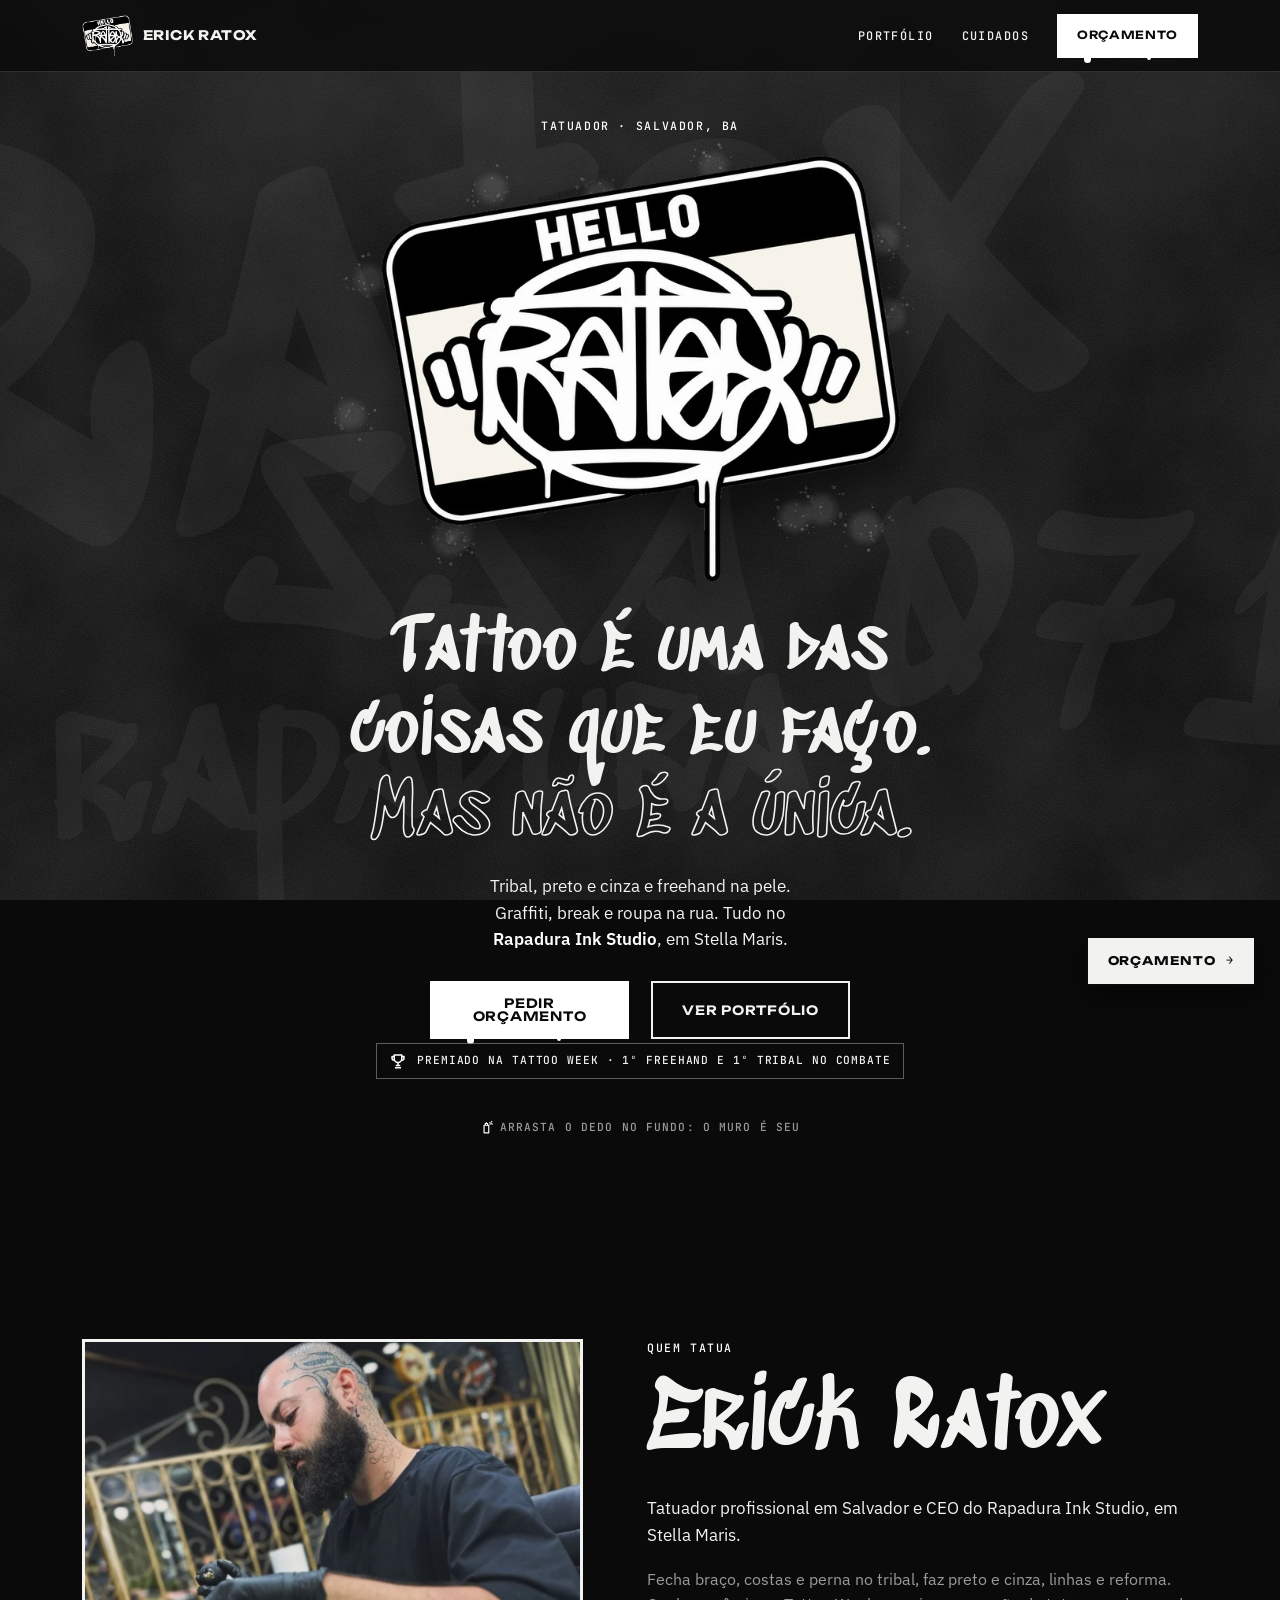
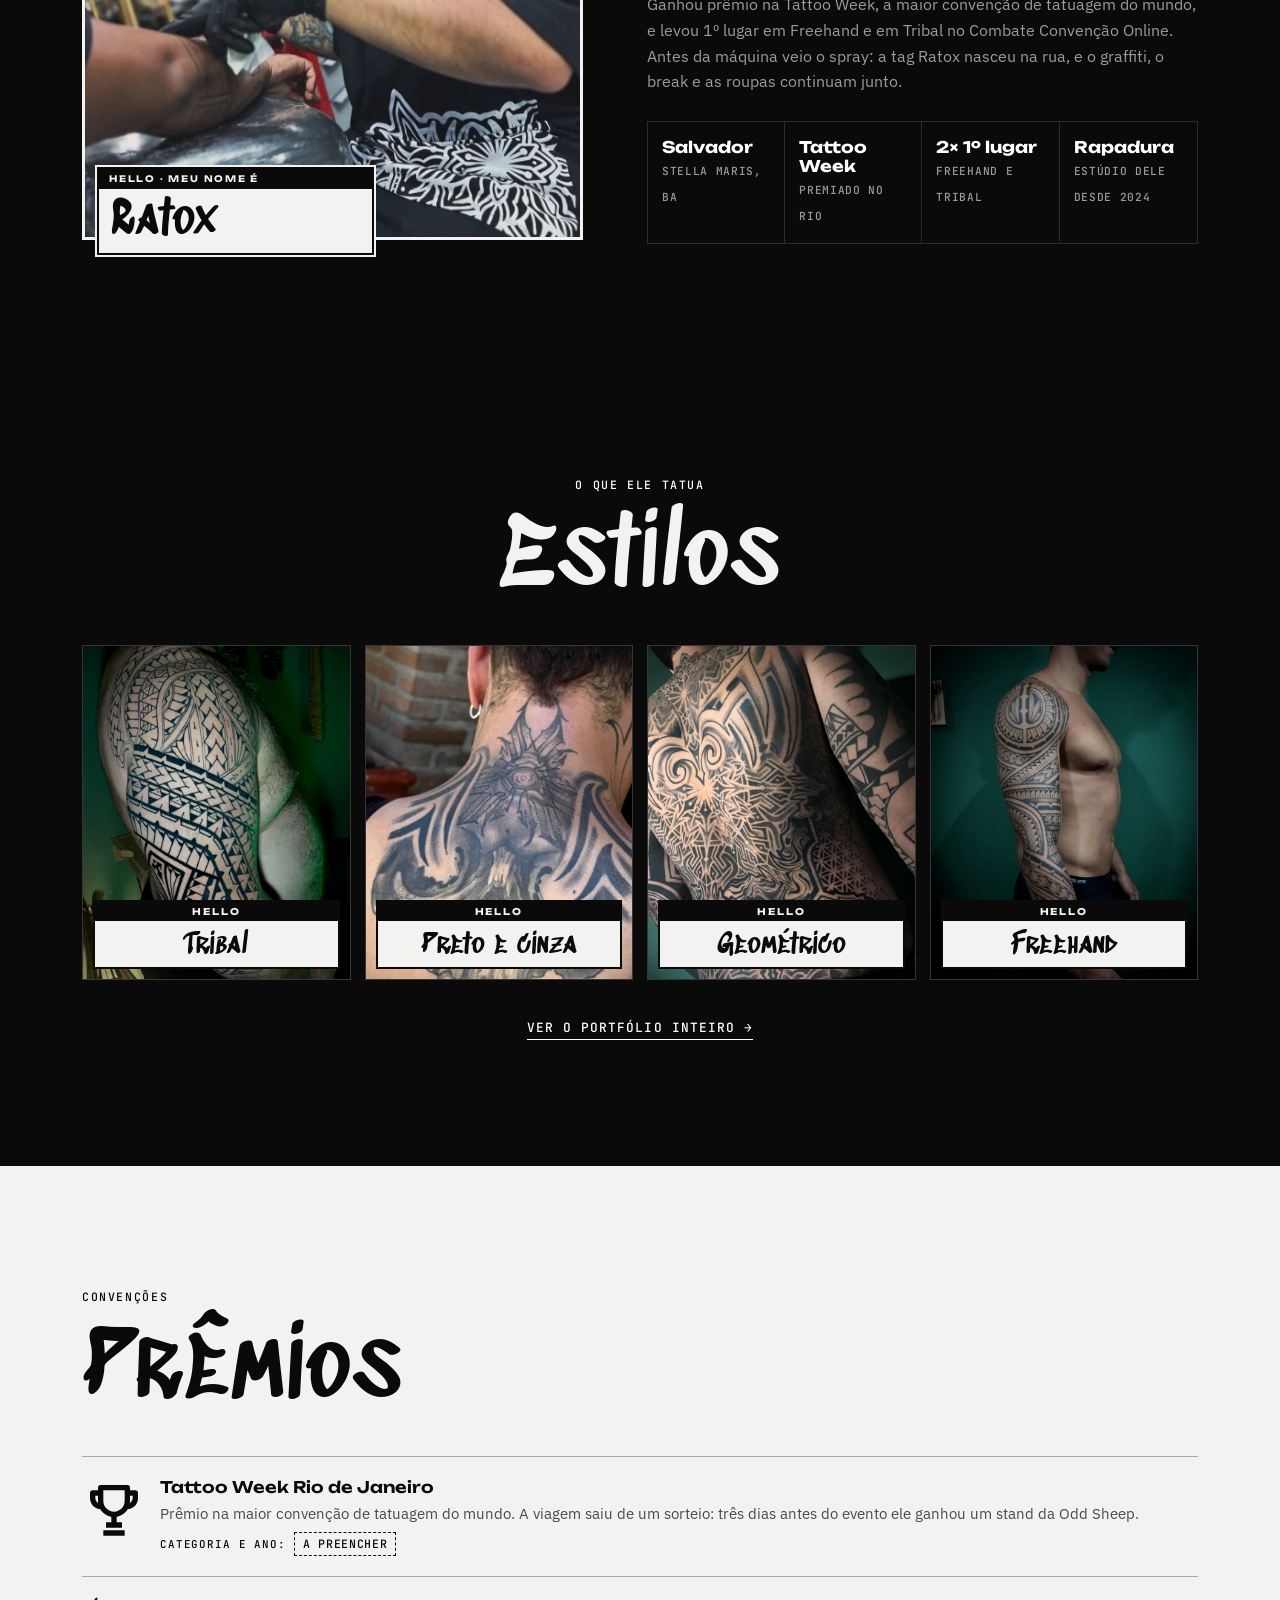
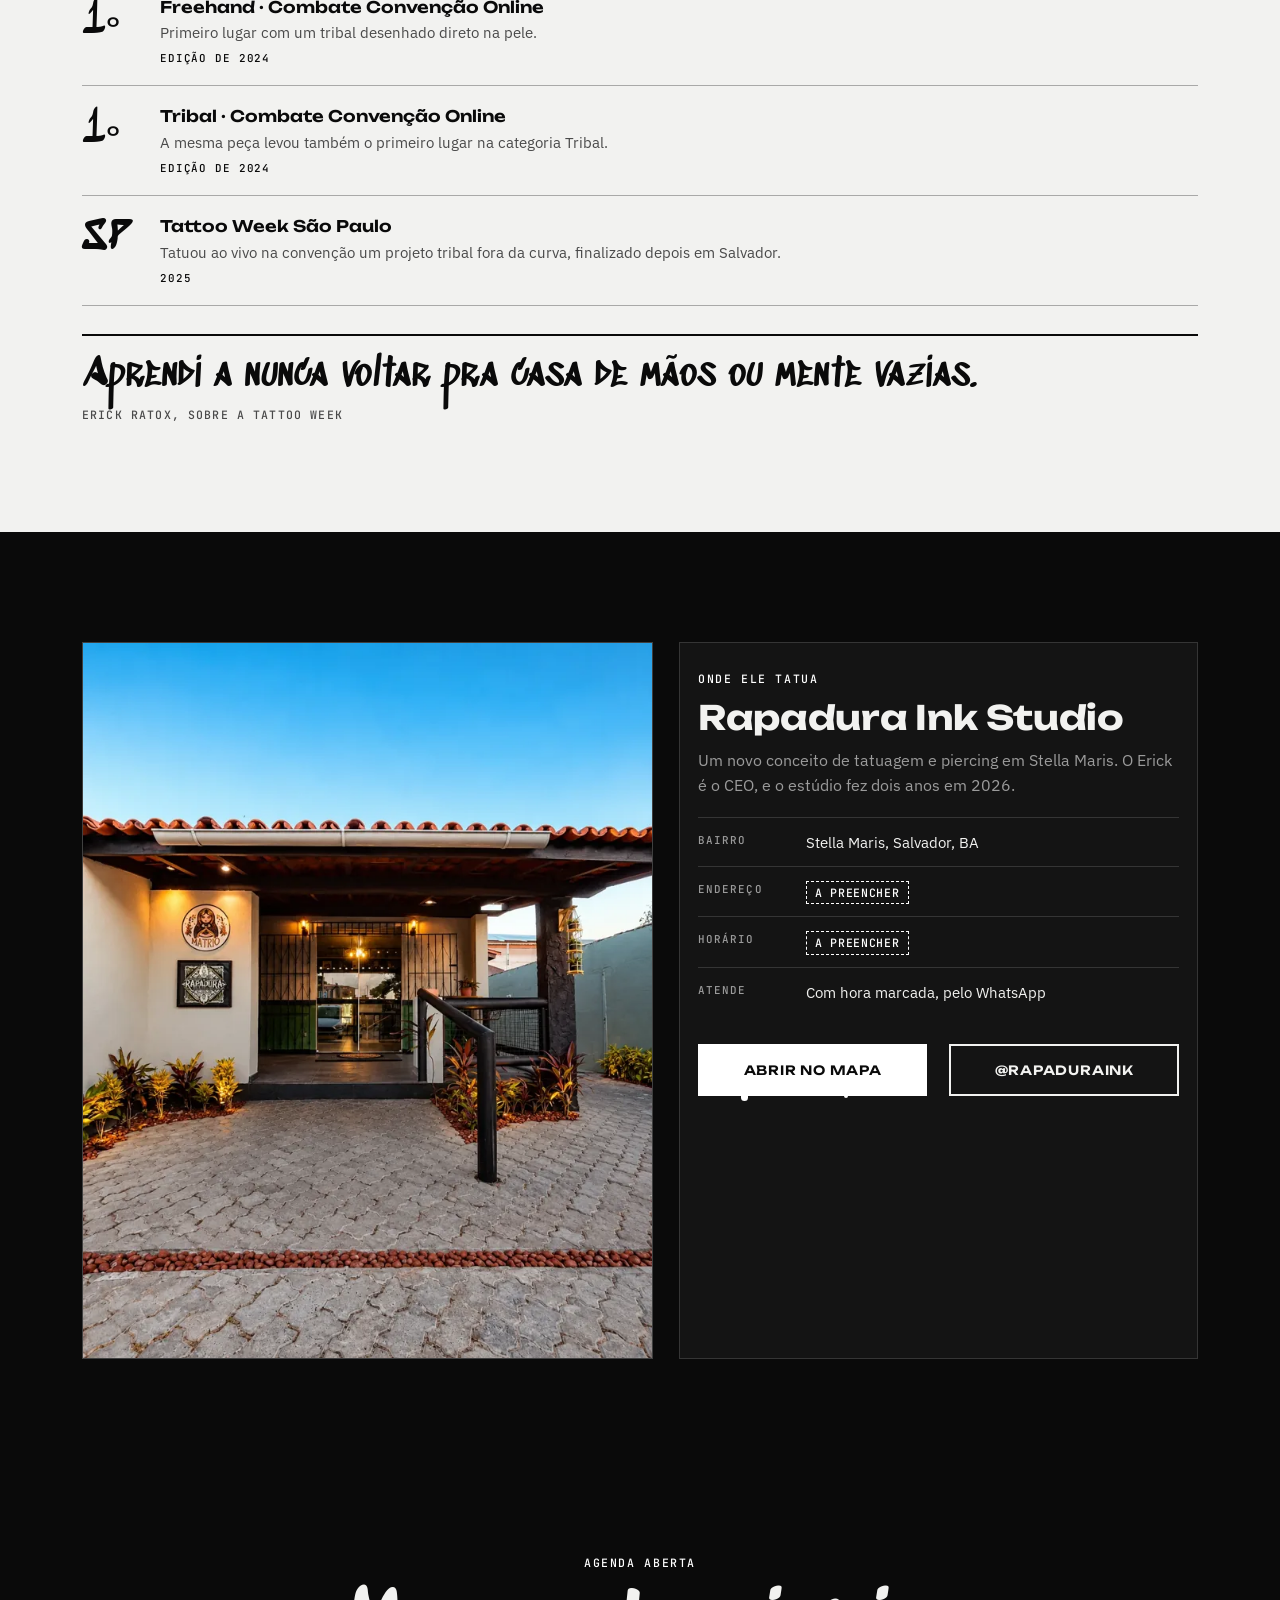
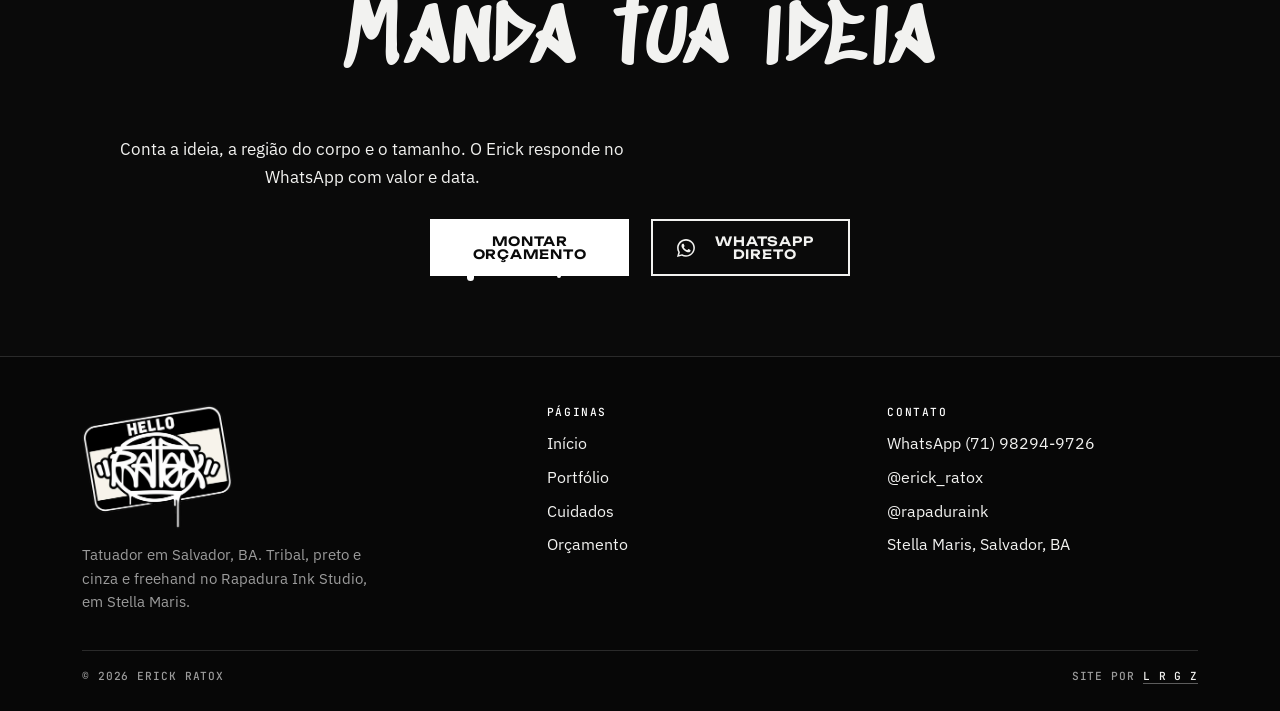
<file: index.html>
<!DOCTYPE html>
<html lang="pt-BR">
<head>
  <meta charset="UTF-8">
  <meta name="viewport" content="width=device-width, initial-scale=1, viewport-fit=cover">
  <title>Erick Ratox | Tatuador em Salvador, BA</title>
  <meta name="description" content="Erick Ratox tatua tribal, preto e cinza e freehand no Rapadura Ink Studio, em Stella Maris, Salvador. Premiado na Tattoo Week.">
  <meta name="theme-color" content="#0a0a0a">
  <link rel="canonical" href="https://azeugral.github.io/erick-ratox/">
  <meta property="og:type" content="website">
  <meta property="og:title" content="Erick Ratox | Tatuador em Salvador, BA">
  <meta property="og:description" content="Erick Ratox tatua tribal, preto e cinza e freehand no Rapadura Ink Studio, em Stella Maris, Salvador. Premiado na Tattoo Week.">
  <meta property="og:url" content="https://azeugral.github.io/erick-ratox/">
  <meta property="og:site_name" content="Erick Ratox">
  <meta property="og:image" content="https://azeugral.github.io/erick-ratox/assets/img/og.jpg?v=20261012">
  <meta property="og:image:secure_url" content="https://azeugral.github.io/erick-ratox/assets/img/og.jpg?v=20261012">
  <meta property="og:image:type" content="image/jpeg">
  <meta property="og:image:width" content="1200">
  <meta property="og:image:height" content="630">
  <meta property="og:image:alt" content="Logo Hello Ratox sobre foto do Erick Ratox tatuando: tatuador em Salvador, BA">
  <meta property="og:locale" content="pt_BR">
  <meta name="twitter:card" content="summary_large_image">
  <link rel="icon" href="favicon.ico" sizes="any">
  <link rel="icon" href="favicon-32.png" type="image/png" sizes="32x32">
  <link rel="apple-touch-icon" href="apple-touch-icon.png">
  <link rel="manifest" href="manifest.webmanifest">
  <link rel="preconnect" href="https://fonts.googleapis.com">
  <link rel="preconnect" href="https://fonts.gstatic.com" crossorigin>
  <link href="https://fonts.googleapis.com/css2?family=Sedgwick+Ave+Display&family=Unbounded:wght@600;700;800&family=IBM+Plex+Sans:wght@400;500;600&family=JetBrains+Mono:wght@500;700&display=swap" rel="stylesheet">
  <link rel="stylesheet" href="css/style.css?v=20261012">
  <script type="application/ld+json">
  {
    "@context": "https://schema.org",
    "@type": "TattooParlor",
    "name": "Erick Ratox",
    "description": "Tatuador em Salvador, BA. Tribal, preto e cinza, linhas e freehand. Premiado na Tattoo Week.",
    "url": "https://azeugral.github.io/erick-ratox/",
    "image": "https://azeugral.github.io/erick-ratox/assets/img/og.jpg",
    "telephone": "+55 71 98294-9726",
    "address": { "@type": "PostalAddress", "addressLocality": "Salvador", "addressRegion": "BA", "addressCountry": "BR", "streetAddress": "Stella Maris" },
    "areaServed": "Salvador",
    "priceRange": "$$",
    "knowsAbout": ["tatuagem tribal", "tatuagem preto e cinza", "tatuagem freehand", "graffiti"],
    "sameAs": ["https://www.instagram.com/erick_ratox/", "https://www.instagram.com/rapaduraink/"]
  }
  </script>
</head>
<body>
<a class="skip" href="#conteudo">Pular para o conteúdo</a>
<div class="muro" aria-hidden="true">
  <span class="muro__ghost muro__ghost--1">Ratox</span>
  <span class="muro__ghost muro__ghost--2">SSA 071</span>
  <span class="muro__ghost muro__ghost--3">rapadura</span>
  <canvas class="muro__spray"></canvas>
</div>
<header class="header">
  <div class="wrap">
    <a class="brand" href="index.html" aria-label="Erick Ratox, início">
      <img src="assets/img/logo-ratox-660.webp" alt="" width="51" height="42">
      <span class="brand__name">Erick Ratox</span>
    </a>
    <nav class="nav" aria-label="Principal">
        <a class="nav__link" href="portfolio.html">Portfólio</a>
        <a class="nav__link" href="cuidados.html">Cuidados</a>
      <a class="btn" href="orcamento.html">Orçamento</a>
    </nav>
    <button class="nav-toggle" type="button" aria-expanded="false" aria-controls="menu">
      <span class="nav-toggle__label">Menu</span><span class="nav-toggle__bars" aria-hidden="true"></span>
    </button>
  </div>
</header>
<div class="menu" id="menu">
  <nav aria-label="Menu">
    <ul class="menu__list">
      <li><a class="menu__link" href="index.html">Início</a></li>
      <li><a class="menu__link" href="portfolio.html">Portfólio</a></li>
      <li><a class="menu__link" href="cuidados.html">Cuidados</a></li>
      <li><a class="menu__link" href="orcamento.html">Orçamento</a></li>
    </ul>
  </nav>
  <div class="menu__foot">
    <a class="btn btn--block" href="orcamento.html">Pedir orçamento</a>
    <a data-wa href="#">WhatsApp (71) 98294-9726</a>
    <a href="https://www.instagram.com/erick_ratox/" target="_blank" rel="noopener">@erick_ratox</a>
    <a href="https://www.instagram.com/rapaduraink/" target="_blank" rel="noopener">@rapaduraink · Stella Maris, Salvador</a>
  </div>
</div>
<main id="conteudo">
<section class="hero">
  <div class="wrap">
    <p class="label fade-up">Tatuador · Salvador, BA</p>
    <h1 class="hero__logo slap">
      <img src="assets/img/logo-ratox-660.webp" srcset="assets/img/logo-ratox-660.webp 660w, assets/img/logo-ratox.webp 1318w" sizes="(min-width: 600px) 520px, 92vw" alt="Hello, Ratox: Erick Ratox, tatuador em Salvador" width="660" height="545" fetchpriority="high">
    </h1>
    <p class="hero__tag fade-up d1">Tattoo é uma das coisas que eu faço. <span class="acido">Mas não é a única.</span></p>
    <p class="hero__sub fade-up d2">Tribal, preto e cinza e freehand na pele. Graffiti, break e roupa na rua. Tudo no <strong>Rapadura Ink Studio</strong>, em Stella Maris.</p>
    <div class="btns fade-up d3">
      <a class="btn" href="orcamento.html">Pedir orçamento</a>
      <a class="btn btn--ghost" href="portfolio.html">Ver portfólio</a>
    </div>
    <div class="fade-up d4">
      <p class="selo"><svg viewBox="0 0 24 24" fill="none" stroke="currentColor" stroke-width="2" stroke-linejoin="round" aria-hidden="true"><path d="M7 4h10v5a5 5 0 0 1-10 0V4z"/><path d="M7 6H4v2a3 3 0 0 0 3 3M17 6h3v2a3 3 0 0 1-3 3M12 14v4M8 21h8M9 18h6"/></svg> Premiado na Tattoo Week · 1º Freehand e 1º Tribal no Combate</p>
      <p class="hero__hint"><svg viewBox="0 0 24 24" fill="none" stroke="currentColor" stroke-width="2" stroke-linejoin="round" aria-hidden="true"><rect x="7" y="9" width="8" height="13"/><path d="M9 9V6h4v3M11 6V4"/><path d="M17 4h.01M20 3h.01M19 6h.01M21 7h.01M17 7h.01" stroke-linecap="round" stroke-width="2.4"/></svg>Arrasta o dedo no fundo: o muro é seu</p>
    </div>
  </div>
</section>

<section class="section" id="sobre">
  <div class="wrap bio">
    <figure class="retrato reveal-slap">
      <img src="assets/img/erick.webp" alt="Erick Ratox tatuando no Rapadura Ink Studio" width="1080" height="1080" loading="lazy">
      <figcaption class="retrato__tag"><small>HELLO · meu nome é</small><span>Ratox</span></figcaption>
    </figure>
    <div class="bio__text">
      <p class="label">Quem tatua</p>
      <h2 class="h-tag spray-in">Erick Ratox</h2>
      <p class="lead" style="margin-top:18px">Tatuador profissional em Salvador e CEO do Rapadura Ink Studio, em Stella Maris.</p>
      <p class="muted">Fecha braço, costas e perna no tribal, faz preto e cinza, linhas e reforma. Ganhou prêmio na Tattoo Week, a maior convenção de tatuagem do mundo, e levou 1º lugar em Freehand e em Tribal no Combate Convenção Online. Antes da máquina veio o spray: a tag Ratox nasceu na rua, e o graffiti, o break e as roupas continuam junto.</p>
      <div class="fatos">
        <div class="fato"><b>Salvador</b><span>Stella Maris, BA</span></div>
        <div class="fato"><b>Tattoo Week</b><span>Premiado no Rio</span></div>
        <div class="fato"><b>2× 1º lugar</b><span>Freehand e Tribal</span></div>
        <div class="fato"><b>Rapadura</b><span>Estúdio dele desde 2024</span></div>
      </div>
    </div>
  </div>
</section>

<section class="section" id="estilos">
  <div class="wrap">
    <div class="sec-head center">
      <p class="label">O que ele tatua</p>
      <h2 class="h-tag spray-in">Estilos</h2>
    </div>
    <div class="grid grid--2 grid--md-4">
      <a class="estilo reveal-slap" href="portfolio.html?estilo=tribal">
        <div class="estilo__img"><img src="assets/img/estilos/tribal.webp" alt="Fechamento de braço em tribal" loading="lazy" width="720" height="900"></div>
        <div class="estilo__tag"><small>HELLO</small><span>Tribal</span></div>
      </a>
      <a class="estilo reveal-slap" href="portfolio.html?estilo=preto-cinza">
        <div class="estilo__img"><img src="assets/img/estilos/preto-cinza.webp" alt="Caveira em preto e cinza com tribal na nuca" loading="lazy" width="720" height="900"></div>
        <div class="estilo__tag"><small>HELLO</small><span>Preto e cinza</span></div>
      </a>
      <a class="estilo reveal-slap" href="portfolio.html?estilo=linhas">
        <div class="estilo__img"><img src="assets/img/estilos/geometrico.webp" alt="Costas com mandala geométrica" loading="lazy" width="720" height="900"></div>
        <div class="estilo__tag"><small>HELLO</small><span>Geométrico</span></div>
      </a>
      <a class="estilo reveal-slap" href="portfolio.html?estilo=freehand">
        <div class="estilo__img"><img src="assets/img/estilos/freehand.webp" alt="Tribal freehand premiado no braço e ombro" loading="lazy" width="720" height="900"></div>
        <div class="estilo__tag"><small>HELLO</small><span>Freehand</span></div>
      </a>
    </div>
    <p class="center" style="margin-top:34px"><a class="link-arrow" href="portfolio.html">Ver o portfólio inteiro →</a></p>
  </div>
</section>

<section class="section section--inverse" id="premios">
  <div class="wrap">
    <div class="sec-head">
      <p class="label">Convenções</p>
      <h2 class="h-tag spray-in">Prêmios</h2>
    </div>
    <ul class="premios">
      <li class="premio reveal">
        <span class="premio__pos"><svg viewBox="0 0 24 24" fill="none" stroke="currentColor" stroke-width="2" stroke-linejoin="round" aria-hidden="true"><path d="M7 4h10v5a5 5 0 0 1-10 0V4z"/><path d="M7 6H4v2a3 3 0 0 0 3 3M17 6h3v2a3 3 0 0 1-3 3M12 14v4M8 21h8M9 18h6"/></svg></span>
        <div>
          <h3>Tattoo Week Rio de Janeiro</h3>
          <p>Prêmio na maior convenção de tatuagem do mundo. A viagem saiu de um sorteio: três dias antes do evento ele ganhou um stand da Odd Sheep.</p>
          <span class="meta">Categoria e ano: <span class="preencher">a preencher</span></span>
        </div>
      </li>
      <li class="premio reveal">
        <span class="premio__pos">1<small>º</small></span>
        <div>
          <h3>Freehand · Combate Convenção Online</h3>
          <p>Primeiro lugar com um tribal desenhado direto na pele.</p>
          <span class="meta">Edição de 2024</span>
        </div>
      </li>
      <li class="premio reveal">
        <span class="premio__pos">1<small>º</small></span>
        <div>
          <h3>Tribal · Combate Convenção Online</h3>
          <p>A mesma peça levou também o primeiro lugar na categoria Tribal.</p>
          <span class="meta">Edição de 2024</span>
        </div>
      </li>
      <li class="premio reveal">
        <span class="premio__pos">SP</span>
        <div>
          <h3>Tattoo Week São Paulo</h3>
          <p>Tatuou ao vivo na convenção um projeto tribal fora da curva, finalizado depois em Salvador.</p>
          <span class="meta">2025</span>
        </div>
      </li>
    </ul>
    <blockquote class="quote reveal">
      Aprendi a nunca voltar pra casa de mãos ou mente vazias.
      <cite>Erick Ratox, sobre a Tattoo Week</cite>
    </blockquote>
  </div>
</section>

<section class="section" id="estudio">
  <div class="wrap estudio">
    <div class="estudio__media reveal">
      <img src="assets/img/estudio-rapadura-720.webp" srcset="assets/img/estudio-rapadura-720.webp 716w, assets/img/estudio-rapadura.webp 1119w" sizes="(min-width: 900px) 50vw, 100vw" alt="Fachada do Rapadura Ink Studio, em Stella Maris, Salvador" width="716" height="900" loading="lazy">
    </div>
    <div class="estudio__card reveal">
      <p class="label">Onde ele tatua</p>
      <h2 class="h-title">Rapadura Ink Studio</h2>
      <p class="muted" style="margin-top:10px">Um novo conceito de tatuagem e piercing em Stella Maris. O Erick é o CEO, e o estúdio fez dois anos em 2026.</p>
      <ul class="info-list">
        <li><span>Bairro</span><span>Stella Maris, Salvador, BA</span></li>
        <li><span>Endereço</span><span><span class="preencher">a preencher</span></span></li>
        <li><span>Horário</span><span><span class="preencher">a preencher</span></span></li>
        <li><span>Atende</span><span>Com hora marcada, pelo WhatsApp</span></li>
      </ul>
      <div class="btns">
        <a class="btn" href="https://www.google.com/maps/search/?api=1&amp;query=Rapadura+Ink+Studio+Stella+Maris+Salvador" target="_blank" rel="noopener">Abrir no mapa</a>
        <a class="btn btn--ghost" href="https://www.instagram.com/rapaduraink/" target="_blank" rel="noopener">@rapaduraink</a>
      </div>
    </div>
  </div>
</section>

<section class="cta">
  <div class="wrap">
    <p class="label">Agenda aberta</p>
    <h2 class="h-tag spray-in">Manda tua ideia</h2>
    <p class="lead">Conta a ideia, a região do corpo e o tamanho. O Erick responde no WhatsApp com valor e data.</p>
    <div class="btns">
      <a class="btn" href="orcamento.html">Montar orçamento</a>
      <a class="btn btn--ghost" data-wa href="#"><svg viewBox="0 0 24 24" fill="currentColor" aria-hidden="true"><path d="M17.5 14.4c-.3-.1-1.8-.9-2-1-.3-.1-.5-.1-.7.1-.2.3-.8 1-.9 1.2-.2.2-.3.2-.6.1-.3-.1-1.3-.5-2.4-1.5-.9-.8-1.5-1.8-1.7-2.1-.2-.3 0-.5.1-.6l.4-.5c.2-.2.2-.3.3-.5.1-.2 0-.4 0-.5l-.9-2.2c-.2-.6-.5-.5-.7-.5h-.6c-.2 0-.5.1-.8.4-.3.3-1 1-1 2.5s1.1 2.9 1.2 3.1c.1.2 2.1 3.2 5.1 4.5.7.3 1.3.5 1.7.6.7.2 1.4.2 1.9.1.6-.1 1.8-.7 2-1.4.2-.7.2-1.3.2-1.4-.1-.1-.3-.2-.6-.3M12 21.8c-1.8 0-3.5-.5-5-1.4l-.4-.2-3.7 1 1-3.6-.2-.4c-1-1.6-1.5-3.3-1.5-5.2C2.2 6.6 6.6 2.2 12 2.2c2.6 0 5.1 1 6.9 2.9 1.8 1.8 2.9 4.3 2.9 6.9 0 5.4-4.4 9.8-9.8 9.8M20.4 3.6C18.2 1.3 15.2 0 12 0 5.5 0 .1 5.3.1 11.9c0 2.1.5 4.1 1.6 5.9L0 24l6.3-1.7c1.7.9 3.7 1.4 5.7 1.4 6.6 0 11.9-5.3 11.9-11.9 0-3.2-1.2-6.2-3.5-8.2"/></svg> WhatsApp direto</a>
    </div>
  </div>
</section>
</main>
<footer class="footer">
  <div class="wrap">
    <div class="footer__grid">
      <div class="footer__brand">
        <img src="assets/img/logo-ratox-660.webp" alt="Hello Ratox" width="150" height="124" loading="lazy">
        <p>Tatuador em Salvador, BA. Tribal, preto e cinza e freehand no Rapadura Ink Studio, em Stella Maris.</p>
      </div>
      <div>
        <h4>Páginas</h4>
        <ul>
          <li><a href="index.html">Início</a></li>
          <li><a href="portfolio.html">Portfólio</a></li>
          <li><a href="cuidados.html">Cuidados</a></li>
          <li><a href="orcamento.html">Orçamento</a></li>
        </ul>
      </div>
      <div>
        <h4>Contato</h4>
        <ul>
          <li><a data-wa href="#">WhatsApp (71) 98294-9726</a></li>
          <li><a href="https://www.instagram.com/erick_ratox/" target="_blank" rel="noopener">@erick_ratox</a></li>
          <li><a href="https://www.instagram.com/rapaduraink/" target="_blank" rel="noopener">@rapaduraink</a></li>
          <li>Stella Maris, Salvador, BA</li>
        </ul>
      </div>
    </div>
    <div class="footer__bottom">
      <span>© <span data-ano>2026</span> Erick Ratox</span>
      <span>Site por <a href="https://lrgz.com.br" target="_blank" rel="noopener">L R G Z</a></span>
    </div>
  </div>
</footer>
<a class="orc-float" href="orcamento.html">Orçamento</a>
<script src="js/main.js?v=20261012" defer></script>
</body>
</html>
</file>
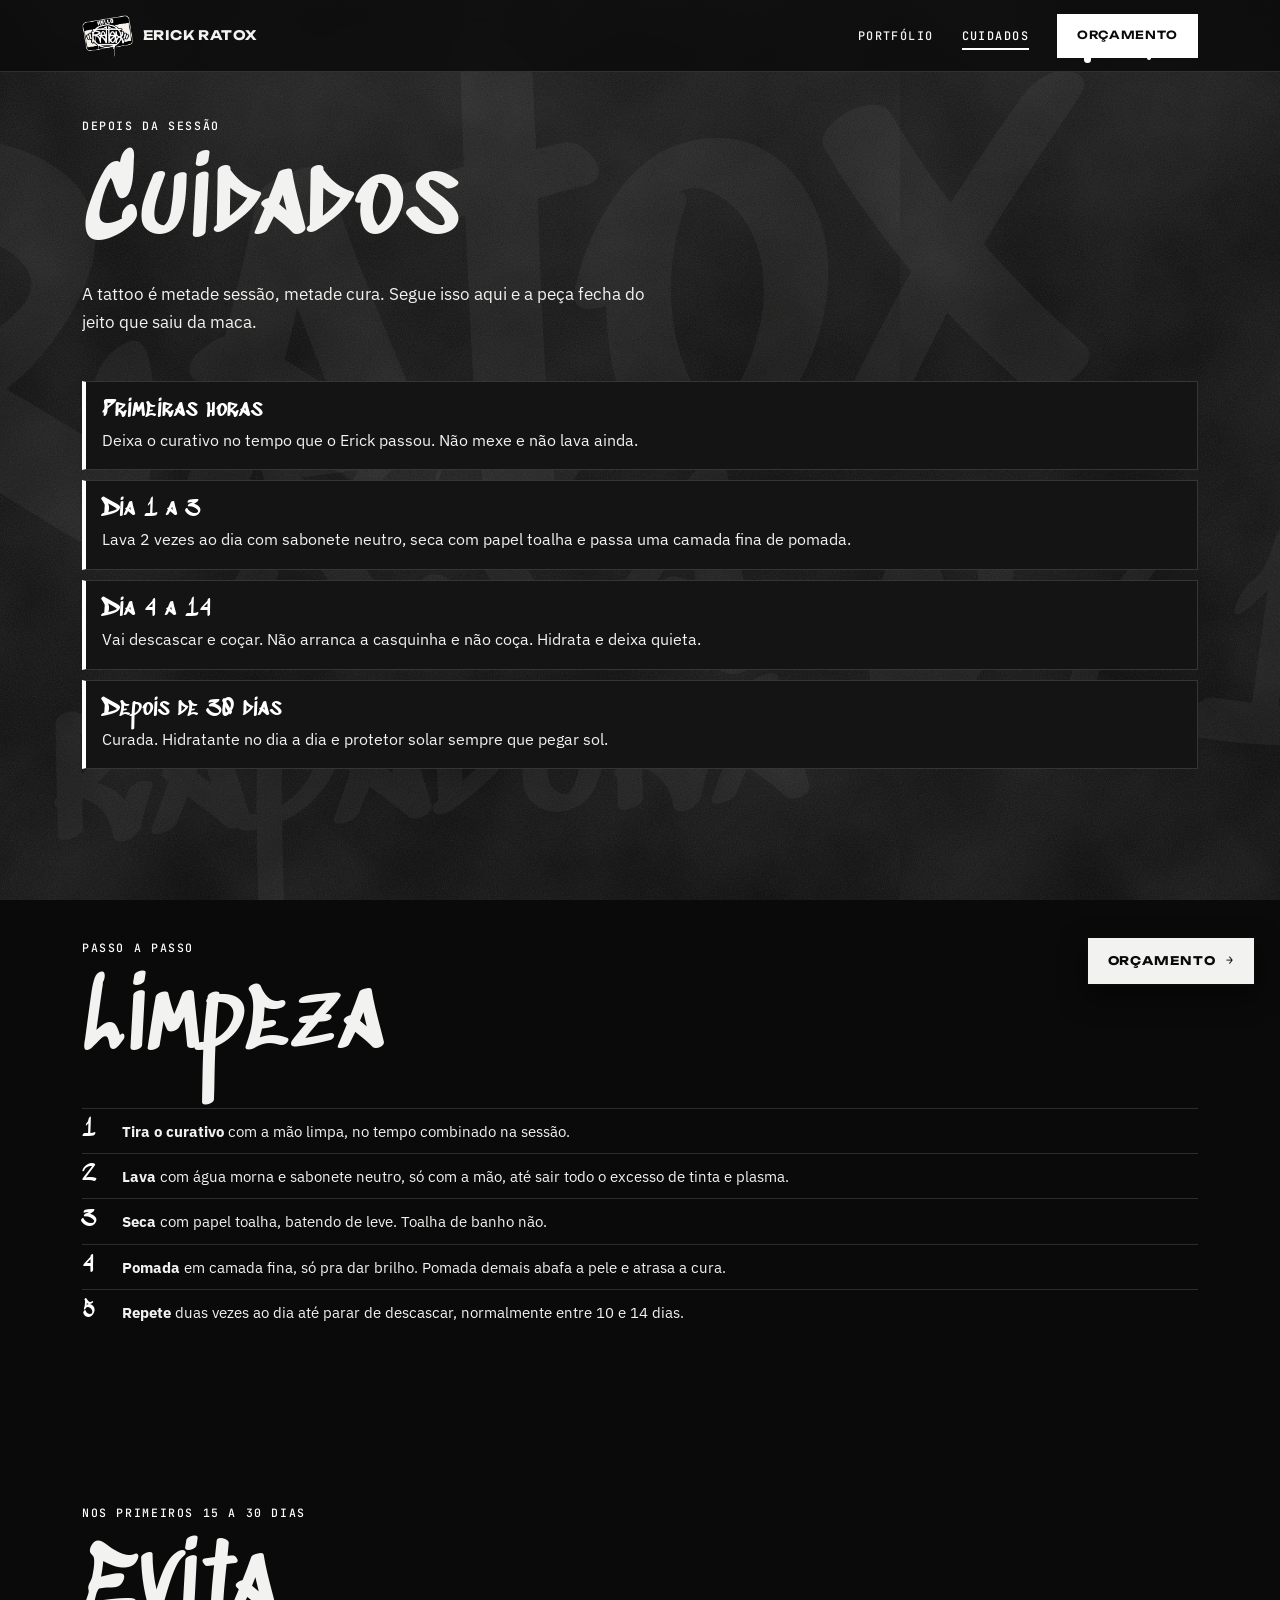
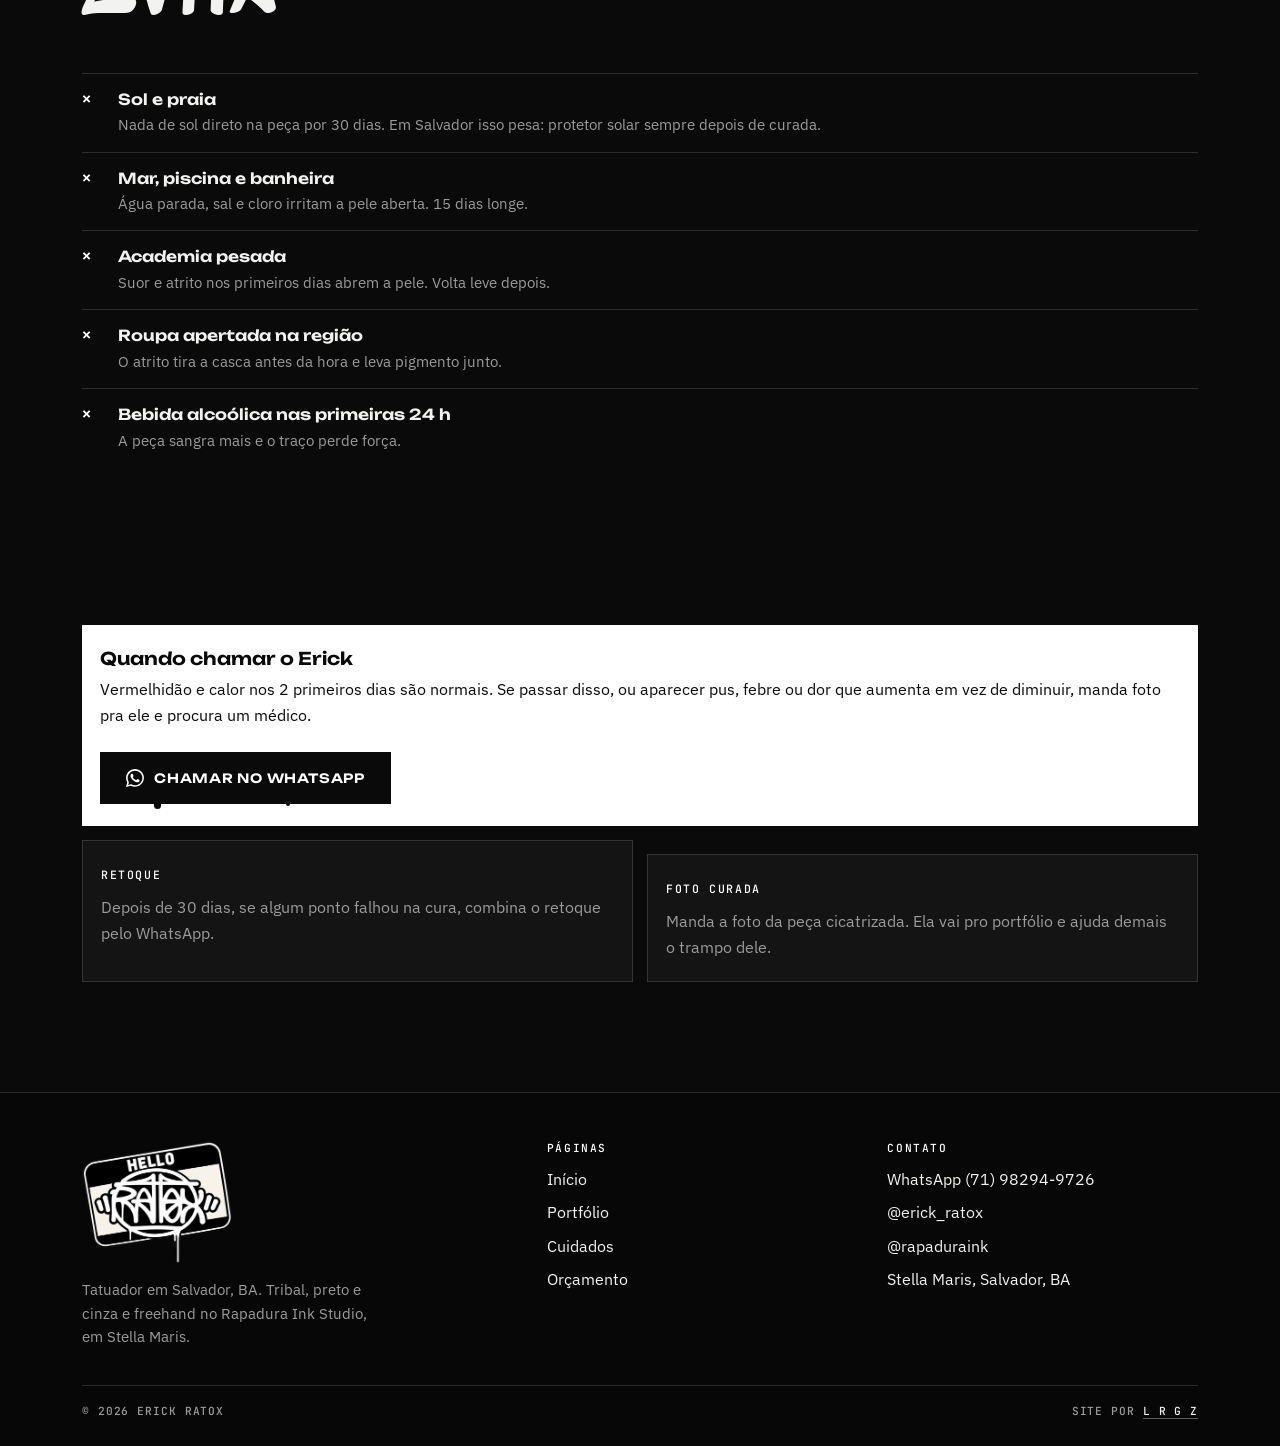
<file: cuidados.html>
<!DOCTYPE html>
<html lang="pt-BR">
<head>
  <meta charset="UTF-8">
  <meta name="viewport" content="width=device-width, initial-scale=1, viewport-fit=cover">
  <title>Cuidados com a tattoo | Erick Ratox</title>
  <meta name="description" content="Como cuidar da tatuagem nos primeiros 30 dias: curativo, limpeza, pomada e o que evitar.">
  <meta name="theme-color" content="#0a0a0a">
  <link rel="canonical" href="https://azeugral.github.io/erick-ratox/cuidados.html">
  <meta property="og:type" content="website">
  <meta property="og:title" content="Cuidados com a tattoo | Erick Ratox">
  <meta property="og:description" content="Como cuidar da tatuagem nos primeiros 30 dias: curativo, limpeza, pomada e o que evitar.">
  <meta property="og:url" content="https://azeugral.github.io/erick-ratox/cuidados.html">
  <meta property="og:site_name" content="Erick Ratox">
  <meta property="og:image" content="https://azeugral.github.io/erick-ratox/assets/img/og.jpg?v=20261012">
  <meta property="og:image:secure_url" content="https://azeugral.github.io/erick-ratox/assets/img/og.jpg?v=20261012">
  <meta property="og:image:type" content="image/jpeg">
  <meta property="og:image:width" content="1200">
  <meta property="og:image:height" content="630">
  <meta property="og:image:alt" content="Logo Hello Ratox sobre foto do Erick Ratox tatuando: tatuador em Salvador, BA">
  <meta property="og:locale" content="pt_BR">
  <meta name="twitter:card" content="summary_large_image">
  <link rel="icon" href="favicon.ico" sizes="any">
  <link rel="icon" href="favicon-32.png" type="image/png" sizes="32x32">
  <link rel="apple-touch-icon" href="apple-touch-icon.png">
  <link rel="manifest" href="manifest.webmanifest">
  <link rel="preconnect" href="https://fonts.googleapis.com">
  <link rel="preconnect" href="https://fonts.gstatic.com" crossorigin>
  <link href="https://fonts.googleapis.com/css2?family=Sedgwick+Ave+Display&family=Unbounded:wght@600;700;800&family=IBM+Plex+Sans:wght@400;500;600&family=JetBrains+Mono:wght@500;700&display=swap" rel="stylesheet">
  <link rel="stylesheet" href="css/style.css?v=20261012">
</head>
<body>
<a class="skip" href="#conteudo">Pular para o conteúdo</a>
<div class="muro" aria-hidden="true">
  <span class="muro__ghost muro__ghost--1">Ratox</span>
  <span class="muro__ghost muro__ghost--2">SSA 071</span>
  <span class="muro__ghost muro__ghost--3">rapadura</span>
  <canvas class="muro__spray"></canvas>
</div>
<header class="header">
  <div class="wrap">
    <a class="brand" href="index.html" aria-label="Erick Ratox, início">
      <img src="assets/img/logo-ratox-660.webp" alt="" width="51" height="42">
      <span class="brand__name">Erick Ratox</span>
    </a>
    <nav class="nav" aria-label="Principal">
        <a class="nav__link" href="portfolio.html">Portfólio</a>
        <a class="nav__link" href="cuidados.html">Cuidados</a>
      <a class="btn" href="orcamento.html">Orçamento</a>
    </nav>
    <button class="nav-toggle" type="button" aria-expanded="false" aria-controls="menu">
      <span class="nav-toggle__label">Menu</span><span class="nav-toggle__bars" aria-hidden="true"></span>
    </button>
  </div>
</header>
<div class="menu" id="menu">
  <nav aria-label="Menu">
    <ul class="menu__list">
      <li><a class="menu__link" href="index.html">Início</a></li>
      <li><a class="menu__link" href="portfolio.html">Portfólio</a></li>
      <li><a class="menu__link" href="cuidados.html">Cuidados</a></li>
      <li><a class="menu__link" href="orcamento.html">Orçamento</a></li>
    </ul>
  </nav>
  <div class="menu__foot">
    <a class="btn btn--block" href="orcamento.html">Pedir orçamento</a>
    <a data-wa href="#">WhatsApp (71) 98294-9726</a>
    <a href="https://www.instagram.com/erick_ratox/" target="_blank" rel="noopener">@erick_ratox</a>
    <a href="https://www.instagram.com/rapaduraink/" target="_blank" rel="noopener">@rapaduraink · Stella Maris, Salvador</a>
  </div>
</div>
<main id="conteudo">
<!-- CONFIRMAR: revisar o passo a passo com o Erick (tipo de curativo, pomada e hidratante que ele indica). -->
<section class="page-head">
  <div class="wrap">
    <p class="label">Depois da sessão</p>
    <h1 class="h-tag spray-in">Cuidados</h1>
    <p class="lead">A tattoo é metade sessão, metade cura. Segue isso aqui e a peça fecha do jeito que saiu da maca.</p>
  </div>
</section>

<section class="section--tight" style="padding-top:0">
  <div class="wrap">
    <ol class="linha-tempo">
      <li class="reveal"><b>Primeiras horas</b>Deixa o curativo no tempo que o Erick passou. Não mexe e não lava ainda.</li>
      <li class="reveal"><b>Dia 1 a 3</b>Lava 2 vezes ao dia com sabonete neutro, seca com papel toalha e passa uma camada fina de pomada.</li>
      <li class="reveal"><b>Dia 4 a 14</b>Vai descascar e coçar. Não arranca a casquinha e não coça. Hidrata e deixa quieta.</li>
      <li class="reveal"><b>Depois de 30 dias</b>Curada. Hidratante no dia a dia e protetor solar sempre que pegar sol.</li>
    </ol>
  </div>
</section>

<section class="section">
  <div class="wrap">
    <div class="sec-head">
      <p class="label">Passo a passo</p>
      <h2 class="h-tag spray-in">Limpeza</h2>
    </div>
    <ol class="passos">
      <li><strong>Tira o curativo</strong> com a mão limpa, no tempo combinado na sessão.</li>
      <li><strong>Lava</strong> com água morna e sabonete neutro, só com a mão, até sair todo o excesso de tinta e plasma.</li>
      <li><strong>Seca</strong> com papel toalha, batendo de leve. Toalha de banho não.</li>
      <li><strong>Pomada</strong> em camada fina, só pra dar brilho. Pomada demais abafa a pele e atrasa a cura.</li>
      <li><strong>Repete</strong> duas vezes ao dia até parar de descascar, normalmente entre 10 e 14 dias.</li>
    </ol>
  </div>
</section>

<section class="section--tight">
  <div class="wrap">
    <div class="sec-head">
      <p class="label">Nos primeiros 15 a 30 dias</p>
      <h2 class="h-tag spray-in">Evita</h2>
    </div>
    <ul class="lista-x">
      <li><div><strong>Sol e praia</strong><span>Nada de sol direto na peça por 30 dias. Em Salvador isso pesa: protetor solar sempre depois de curada.</span></div></li>
      <li><div><strong>Mar, piscina e banheira</strong><span>Água parada, sal e cloro irritam a pele aberta. 15 dias longe.</span></div></li>
      <li><div><strong>Academia pesada</strong><span>Suor e atrito nos primeiros dias abrem a pele. Volta leve depois.</span></div></li>
      <li><div><strong>Roupa apertada na região</strong><span>O atrito tira a casca antes da hora e leva pigmento junto.</span></div></li>
      <li><div><strong>Bebida alcoólica nas primeiras 24 h</strong><span>A peça sangra mais e o traço perde força.</span></div></li>
    </ul>
  </div>
</section>

<section class="section">
  <div class="wrap">
    <div class="alerta reveal">
      <h2 class="h-card">Quando chamar o Erick</h2>
      <p>Vermelhidão e calor nos 2 primeiros dias são normais. Se passar disso, ou aparecer pus, febre ou dor que aumenta em vez de diminuir, manda foto pra ele e procura um médico.</p>
      <a class="btn" data-wa="Oi Erick! Fiz uma tattoo contigo e queria tirar uma dúvida sobre a cicatrização." href="#"><svg viewBox="0 0 24 24" fill="currentColor" aria-hidden="true"><path d="M17.5 14.4c-.3-.1-1.8-.9-2-1-.3-.1-.5-.1-.7.1-.2.3-.8 1-.9 1.2-.2.2-.3.2-.6.1-.3-.1-1.3-.5-2.4-1.5-.9-.8-1.5-1.8-1.7-2.1-.2-.3 0-.5.1-.6l.4-.5c.2-.2.2-.3.3-.5.1-.2 0-.4 0-.5l-.9-2.2c-.2-.6-.5-.5-.7-.5h-.6c-.2 0-.5.1-.8.4-.3.3-1 1-1 2.5s1.1 2.9 1.2 3.1c.1.2 2.1 3.2 5.1 4.5.7.3 1.3.5 1.7.6.7.2 1.4.2 1.9.1.6-.1 1.8-.7 2-1.4.2-.7.2-1.3.2-1.4-.1-.1-.3-.2-.6-.3M12 21.8c-1.8 0-3.5-.5-5-1.4l-.4-.2-3.7 1 1-3.6-.2-.4c-1-1.6-1.5-3.3-1.5-5.2C2.2 6.6 6.6 2.2 12 2.2c2.6 0 5.1 1 6.9 2.9 1.8 1.8 2.9 4.3 2.9 6.9 0 5.4-4.4 9.8-9.8 9.8M20.4 3.6C18.2 1.3 15.2 0 12 0 5.5 0 .1 5.3.1 11.9c0 2.1.5 4.1 1.6 5.9L0 24l6.3-1.7c1.7.9 3.7 1.4 5.7 1.4 6.6 0 11.9-5.3 11.9-11.9 0-3.2-1.2-6.2-3.5-8.2"/></svg> Chamar no WhatsApp</a>
    </div>
    <div class="grid grid--sm-2" style="margin-top:14px">
      <div class="aside-card"><p class="label">Retoque</p><p class="muted" style="margin:0">Depois de 30 dias, se algum ponto falhou na cura, combina o retoque pelo WhatsApp.</p></div>
      <div class="aside-card"><p class="label">Foto curada</p><p class="muted" style="margin:0">Manda a foto da peça cicatrizada. Ela vai pro portfólio e ajuda demais o trampo dele.</p></div>
    </div>
  </div>
</section>
</main>
<footer class="footer">
  <div class="wrap">
    <div class="footer__grid">
      <div class="footer__brand">
        <img src="assets/img/logo-ratox-660.webp" alt="Hello Ratox" width="150" height="124" loading="lazy">
        <p>Tatuador em Salvador, BA. Tribal, preto e cinza e freehand no Rapadura Ink Studio, em Stella Maris.</p>
      </div>
      <div>
        <h4>Páginas</h4>
        <ul>
          <li><a href="index.html">Início</a></li>
          <li><a href="portfolio.html">Portfólio</a></li>
          <li><a href="cuidados.html">Cuidados</a></li>
          <li><a href="orcamento.html">Orçamento</a></li>
        </ul>
      </div>
      <div>
        <h4>Contato</h4>
        <ul>
          <li><a data-wa href="#">WhatsApp (71) 98294-9726</a></li>
          <li><a href="https://www.instagram.com/erick_ratox/" target="_blank" rel="noopener">@erick_ratox</a></li>
          <li><a href="https://www.instagram.com/rapaduraink/" target="_blank" rel="noopener">@rapaduraink</a></li>
          <li>Stella Maris, Salvador, BA</li>
        </ul>
      </div>
    </div>
    <div class="footer__bottom">
      <span>© <span data-ano>2026</span> Erick Ratox</span>
      <span>Site por <a href="https://lrgz.com.br" target="_blank" rel="noopener">L R G Z</a></span>
    </div>
  </div>
</footer>
<a class="orc-float" href="orcamento.html">Orçamento</a>
<script src="js/main.js?v=20261012" defer></script>
</body>
</html>
</file>
<file: css/style.css>
/* ERICK RATOX  -  estilos (mobile first, sem dependências) */

/* ---------- Tokens ---------- */
:root {
  /* preto e branco fortes: --acido virou o branco puro de destaque (o nome ficou pelo histórico) */
  --asfalto: #0a0a0a;
  --asfalto-2: #141414;
  --asfalto-3: #1f1f1f;
  --cal: #f2f2f0;
  --cinza: #9b9b9b;
  --acido: #ffffff;
  --acido-escuro: #d6d6d6;
  --linha: rgba(255, 255, 255, 0.14);
  --linha-forte: rgba(255, 255, 255, 0.34);

  --f-tag: "Sedgwick Ave Display", "Unbounded", system-ui, sans-serif;
  --f-titulo: "Unbounded", system-ui, sans-serif;
  --f-corpo: "IBM Plex Sans", system-ui, -apple-system, "Segoe UI", sans-serif;
  --f-mono: "JetBrains Mono", ui-monospace, "SFMono-Regular", Menlo, monospace;

  --ease: cubic-bezier(.16, .84, .32, 1);
  --ease-slap: cubic-bezier(.34, 1.56, .64, 1);
  --gutter: 16px;
  --max: 1180px;
  --header-h: 64px;
}

/* ---------- Base ---------- */
*, *::before, *::after { box-sizing: border-box; }
html { -webkit-text-size-adjust: 100%; overflow-x: hidden; overflow-x: clip; scroll-behavior: smooth; scroll-padding-top: calc(var(--header-h) + 12px); }
body {
  margin: 0;
  background: var(--asfalto);
  color: var(--cal);
  font: 400 1rem/1.6 var(--f-corpo);
  overflow-x: hidden; overflow-x: clip;
  -webkit-font-smoothing: antialiased;
}
img { display: block; max-width: 100%; height: auto; }
a { color: inherit; }
button { font: inherit; color: inherit; }
::selection { background: var(--acido); color: var(--asfalto); }
:focus-visible { outline: 2px solid var(--acido); outline-offset: 3px; }
.sr-only { position: absolute; width: 1px; height: 1px; padding: 0; margin: -1px; overflow: hidden; clip: rect(0 0 0 0); white-space: nowrap; border: 0; }
.skip { position: absolute; left: 12px; top: -60px; z-index: 100; background: var(--acido); color: var(--asfalto); padding: 10px 14px; font: 600 .8rem var(--f-mono); text-decoration: none; transition: top .3s var(--ease); }
.skip:focus { top: 12px; }

/* ---------- O muro: fundo único da página inteira ---------- */
.muro {
  position: fixed; inset: 0; z-index: -1; pointer-events: none; overflow: hidden;
  background-color: var(--asfalto);
  background-image:
    url("data:image/svg+xml,%3Csvg xmlns='http://www.w3.org/2000/svg' width='220' height='220'%3E%3Cfilter id='n'%3E%3CfeTurbulence type='fractalNoise' baseFrequency='.85' numOctaves='3' stitchTiles='stitch'/%3E%3CfeColorMatrix values='0 0 0 0 1 0 0 0 0 1 0 0 0 0 1 0 0 0 .09 0'/%3E%3C/filter%3E%3Crect width='100%25' height='100%25' filter='url(%23n)'/%3E%3C/svg%3E"),
    url("data:image/svg+xml,%3Csvg xmlns='http://www.w3.org/2000/svg' width='900' height='900'%3E%3Cfilter id='m'%3E%3CfeTurbulence type='fractalNoise' baseFrequency='.006' numOctaves='4' seed='7'/%3E%3CfeColorMatrix values='0 0 0 0 1 0 0 0 0 1 0 0 0 0 1 0 0 0 .11 -.02'/%3E%3C/filter%3E%3Crect width='100%25' height='100%25' filter='url(%23m)'/%3E%3C/svg%3E"),
    radial-gradient(120% 70% at 50% 0%, #1c1c1c 0%, transparent 60%);
  background-size: 220px 220px, 900px 900px, 100% 100%;
}
/* tags apagadas no muro: ficam quase invisíveis, como parede repintada */
.muro__ghost {
  position: absolute; font-family: var(--f-tag); color: var(--cal); opacity: .045;
  white-space: nowrap; line-height: 1; user-select: none;
}
.muro__ghost--1 { font-size: 44vw; top: 6vh; left: -10vw; transform: rotate(-8deg); }
.muro__ghost--2 { font-size: 22vw; top: 52vh; right: -6vw; transform: rotate(6deg); }
.muro__ghost--3 { font-size: 16vw; bottom: 4vh; left: 4vw; transform: rotate(-3deg); }
.muro__spray { position: absolute; inset: 0; width: 100%; height: 100%; }

/* ---------- Layout ---------- */
.wrap { width: 100%; max-width: var(--max); margin: 0 auto; padding: 0 var(--gutter); }
.section { padding: 72px 0; position: relative; }
.section--tight { padding: 48px 0; }
.center { text-align: center; }
.stack > * + * { margin-top: 16px; }

/* ---------- Tipografia ---------- */
.label {
  display: inline-block; margin: 0 0 12px;
  font: 500 .72rem/1.3 var(--f-mono); letter-spacing: .14em; text-transform: uppercase;
  color: var(--acido);
}
.label--cal { color: var(--cinza); }
.h-tag {
  margin: 0; font-family: var(--f-tag); font-weight: 400;
  font-size: clamp(2.7rem, 12.5vw, 6rem); line-height: .95; letter-spacing: .01em;
  color: var(--cal);
}
.h-tag .acido { color: var(--acido); }
.h-title {
  margin: 0; font: 700 clamp(1.35rem, 5.6vw, 2.1rem)/1.15 var(--f-titulo); letter-spacing: -.01em;
}
.h-card { margin: 0; font: 600 1.02rem/1.25 var(--f-titulo); }
.lead { font-size: 1.08rem; color: var(--cal); max-width: 58ch; }
.muted { color: var(--cinza); }
.center .lead { margin-left: auto; margin-right: auto; }
p { margin: 0 0 1em; }
.preencher {
  display: inline-block; padding: 2px 8px; border: 1px dashed var(--acido);
  font: 500 .72rem/1.5 var(--f-mono); letter-spacing: .06em; text-transform: uppercase; color: var(--acido);
}

/* ---------- Botões: retos, com escorrido de tinta ---------- */
.btn {
  --c: var(--acido); --t: var(--asfalto);
  position: relative; display: inline-flex; align-items: center; justify-content: center; gap: 10px;
  min-height: 52px; padding: 14px 24px;
  background: var(--c); color: var(--t); border: 2px solid var(--c); border-radius: 0;
  font: 600 .8rem/1 var(--f-titulo); letter-spacing: .06em; text-transform: uppercase; text-decoration: none;
  cursor: pointer; isolation: isolate;
  transition: transform .32s var(--ease), background-color .32s var(--ease), color .32s var(--ease);
  -webkit-tap-highlight-color: transparent;
}
.btn::before, .btn::after {
  content: ""; position: absolute; top: 100%; background: var(--c); border-radius: 0 0 6px 6px;
  transition: height .45s var(--ease); pointer-events: none;
}
.btn::before { left: 18%; width: 7px; height: 7px; }
.btn::after { left: 64%; width: 4px; height: 4px; transition-delay: .05s; }
.btn:hover::before, .btn:focus-visible::before { height: 22px; }
.btn:hover::after, .btn:focus-visible::after { height: 13px; }
.btn:active { transform: translateY(2px) scale(.975); }
.btn:active::before { height: 30px; }
.btn--ghost { --c: var(--cal); background: transparent; color: var(--cal); }
.btn--ghost::before, .btn--ghost::after { opacity: 0; }
.btn--ghost:hover::before, .btn--ghost:hover::after, .btn--ghost:focus-visible::before, .btn--ghost:focus-visible::after { opacity: 1; }
.btn--ghost:hover { background: var(--cal); color: var(--asfalto); }
.btn--cal { --c: var(--cal); --t: var(--asfalto); }
.btn--block { width: 100%; }
.btn svg { width: 18px; height: 18px; flex: none; }
.btns { display: flex; flex-direction: column; gap: 22px; margin-top: 28px; }
.btns .btn { width: 100%; }
.link-arrow {
  display: inline-flex; align-items: center; gap: 8px; font: 500 .8rem var(--f-mono); letter-spacing: .08em; text-transform: uppercase;
  color: var(--acido); text-decoration: none; border-bottom: 1px solid currentColor; padding-bottom: 3px;
  transition: gap .3s var(--ease);
}
.link-arrow:hover { gap: 14px; }

/* ---------- Header ---------- */
.header {
  position: sticky; top: 0; z-index: 50; height: var(--header-h);
  background: rgba(10, 10, 10, .82); backdrop-filter: blur(10px); -webkit-backdrop-filter: blur(10px);
  border-bottom: 1px solid var(--linha);
}
.header .wrap { height: 100%; display: flex; align-items: center; justify-content: space-between; gap: 16px; }
.brand { display: flex; align-items: center; gap: 10px; text-decoration: none; }
.brand img { height: 42px; width: auto; transition: transform .4s var(--ease-slap); }
.brand:hover img { transform: rotate(-4deg) scale(1.06); }
.brand__name { font: 700 .82rem/1 var(--f-titulo); letter-spacing: .04em; text-transform: uppercase; }
.nav { display: none; }
.nav-toggle {
  display: inline-flex; align-items: center; gap: 10px; height: 42px; padding: 0 14px;
  background: transparent; border: 1.5px solid var(--linha-forte); border-radius: 0; cursor: pointer;
  font: 500 .74rem var(--f-mono); letter-spacing: .12em; text-transform: uppercase;
  transition: border-color .3s var(--ease), background-color .3s var(--ease), color .3s var(--ease);
}
.nav-toggle__bars { position: relative; width: 18px; height: 10px; }
.nav-toggle__bars::before, .nav-toggle__bars::after {
  content: ""; position: absolute; left: 0; right: 0; height: 2px; background: currentColor;
  transition: transform .35s var(--ease), top .35s var(--ease);
}
.nav-toggle__bars::before { top: 0; }
.nav-toggle__bars::after { top: 8px; }
.menu-open .nav-toggle { background: var(--asfalto); color: var(--cal); border-color: var(--asfalto); }
.menu-open .nav-toggle__bars::before { top: 4px; transform: rotate(45deg); }
.menu-open .nav-toggle__bars::after { top: 4px; transform: rotate(-45deg); }

/* Menu mobile: tela cheia em verde-ácido */
.menu {
  position: fixed; inset: 0; z-index: 45; background: var(--acido); color: var(--asfalto);
  padding: calc(var(--header-h) + 28px) var(--gutter) 32px;
  display: flex; flex-direction: column; overflow-y: auto;
  clip-path: inset(0 0 100% 0); visibility: hidden;
  transition: clip-path .55s var(--ease), visibility 0s .55s;
}
.menu-open .menu { clip-path: inset(0 0 0 0); visibility: visible; transition: clip-path .55s var(--ease), visibility 0s; }
.menu-open { overflow: hidden; }
.menu-open .header { background: transparent; border-color: transparent; backdrop-filter: none; -webkit-backdrop-filter: none; }
.menu__list { list-style: none; margin: 0; padding: 0; }
.menu__link {
  display: block; padding: 10px 0; border-bottom: 2px solid rgba(10, 10, 10, .16);
  font: 400 clamp(2.3rem, 12vw, 3.6rem)/1.05 var(--f-tag); text-decoration: none;
  opacity: 0; transform: translateY(18px);
  transition: opacity .4s var(--ease), transform .5s var(--ease), padding-left .3s var(--ease);
}
.menu-open .menu__link { opacity: 1; transform: none; }
.menu-open .menu__list li:nth-child(1) .menu__link { transition-delay: .12s; }
.menu-open .menu__list li:nth-child(2) .menu__link { transition-delay: .17s; }
.menu-open .menu__list li:nth-child(3) .menu__link { transition-delay: .22s; }
.menu-open .menu__list li:nth-child(4) .menu__link { transition-delay: .27s; }
.menu-open .menu__list li:nth-child(5) .menu__link { transition-delay: .32s; }
.menu__link:hover, .menu__link[aria-current="page"] { padding-left: 12px; }
.menu__link[aria-current="page"]::after { content: " ←"; font-family: var(--f-mono); font-size: .4em; vertical-align: middle; }
.menu__foot { margin-top: auto; padding-top: 28px; display: grid; gap: 8px; font: 500 .8rem var(--f-mono); letter-spacing: .06em; }
.menu__foot a { text-decoration: none; }
.menu .btn { --c: var(--asfalto); --t: var(--acido); margin-bottom: 18px; }

/* ---------- Hero ---------- */
.hero { padding: 28px 0 56px; text-align: center; position: relative; }
.hero__logo { margin: 8px auto 0; width: min(92%, 520px, calc(60vh * 1.21)); width: min(92%, 520px, calc(60svh * 1.21)); }
.hero__logo img { width: 100%; height: auto; filter: drop-shadow(0 14px 22px rgba(0, 0, 0, .55)); }
.slap { animation: slap .9s var(--ease) both; animation-delay: .15s; }
@keyframes slap {
  0% { opacity: 0; transform: scale(1.7) rotate(-12deg); filter: drop-shadow(0 60px 50px rgba(0, 0, 0, .2)); }
  55% { opacity: 1; transform: scale(.95) rotate(1.5deg); }
  75% { transform: scale(1.02) rotate(-.6deg); }
  100% { opacity: 1; transform: none; }
}
.hero__tag { margin: 26px auto 0; max-width: 14ch; font: 400 clamp(2.2rem, 10.5vw, 4.6rem)/1 var(--f-tag); }
.hero__tag .acido { color: var(--acido); }
.hero__sub { margin: 16px auto 0; max-width: 36ch; font-size: 1.05rem; color: var(--cal); }
.hero__sub strong { color: var(--acido); font-weight: 600; }
.hero .btns { max-width: 420px; margin-left: auto; margin-right: auto; }
.hero__hint { margin: 30px 0 0; font: 500 .7rem var(--f-mono); letter-spacing: .1em; text-transform: uppercase; color: var(--cinza); }
.hero__hint svg { display: inline-block; vertical-align: -3px; width: 14px; height: 14px; margin-right: 6px; color: var(--acido); }
.fade-up { animation: fadeUp .8s var(--ease) both; }
.d1 { animation-delay: .55s; } .d2 { animation-delay: .7s; } .d3 { animation-delay: .85s; } .d4 { animation-delay: 1s; }
@keyframes fadeUp { from { opacity: 0; transform: translateY(16px); } to { opacity: 1; transform: none; } }

/* selo de prêmio */
.selo {
  display: inline-flex; align-items: center; gap: 10px; margin-top: 4px; padding: 8px 12px;
  border: 1px solid var(--linha-forte); background: rgba(10, 10, 10, .6);
  font: 500 .7rem/1.35 var(--f-mono); letter-spacing: .08em; text-transform: uppercase; text-align: left;
}
.selo svg { width: 18px; height: 18px; color: var(--acido); flex: none; }

/* ---------- Faixa (fita) ---------- */
.fita { background: var(--acido); color: var(--asfalto); overflow: hidden; border-block: 2px solid var(--asfalto); }
.fita__track { display: flex; width: max-content; animation: fita 28s linear infinite; }
.fita__item { display: flex; align-items: center; gap: 22px; padding: 13px 11px; font: 400 1.5rem/1 var(--f-tag); white-space: nowrap; }
.fita__item::after { content: "✕"; font: 700 .9rem var(--f-mono); }
@keyframes fita { to { transform: translateX(-50%); } }

/* ---------- Spray reveal (títulos) e slap (cards) ---------- */
.spray-in {
  -webkit-mask-image: linear-gradient(90deg, #000 40%, transparent 60%);
  mask-image: linear-gradient(90deg, #000 40%, transparent 60%);
  -webkit-mask-size: 260% 100%; mask-size: 260% 100%;
  -webkit-mask-position: 100% 0; mask-position: 100% 0;
  filter: blur(6px);
  transition: -webkit-mask-position 1.1s var(--ease), mask-position 1.1s var(--ease), filter .9s var(--ease);
}
.spray-in.is-in { -webkit-mask-position: 0 0; mask-position: 0 0; filter: none; }
.reveal { opacity: 0; transform: translateY(22px); transition: opacity .7s var(--ease), transform .8s var(--ease); }
.reveal.is-in { opacity: 1; transform: none; }
.reveal-slap { opacity: 0; transform: scale(1.12) rotate(-3deg); transition: opacity .45s var(--ease), transform .7s var(--ease-slap); }
.reveal-slap.is-in { opacity: 1; transform: none; }
.reveal-slap:nth-child(2n) { transform: scale(1.12) rotate(3deg); }
.reveal-slap:nth-child(2n).is-in { transform: none; }
.grid > .reveal-slap:nth-child(2) { transition-delay: .06s; }
.grid > .reveal-slap:nth-child(3) { transition-delay: .12s; }
.grid > .reveal-slap:nth-child(4) { transition-delay: .18s; }

/* ---------- Cabeçalho de seção ---------- */
.sec-head { margin-bottom: 32px; }
.sec-head.center { display: flex; flex-direction: column; align-items: center; }
.sec-head p { margin-top: 14px; }

/* ---------- Hello, meu nome é (bio) ---------- */
.hello {
  background: var(--cal); color: var(--asfalto); border: 3px solid var(--asfalto);
  box-shadow: 0 0 0 3px var(--cal); margin: 3px;
}
.hello__top { background: var(--asfalto); color: var(--cal); text-align: center; padding: 14px 16px 12px; }
.hello__top strong { display: block; font: 800 clamp(2rem, 11vw, 3.4rem)/1 var(--f-titulo); letter-spacing: .02em; }
.hello__top span { font: 500 .72rem var(--f-mono); letter-spacing: .3em; text-transform: uppercase; }
.hello__name { padding: 22px 16px 8px; text-align: center; font: 400 clamp(3.4rem, 18vw, 6.4rem)/.95 var(--f-tag); }
.hello__body { padding: 8px 20px 26px; }
.hello__body p { font-size: 1.02rem; }
.hello__foot { background: var(--asfalto); height: 22px; }
.bio { display: grid; gap: 36px; }
.bio__text .lead { margin-bottom: 18px; }
.quote {
  margin: 28px 0 0; padding: 18px 0 0; border-top: 2px solid var(--acido);
  font: 400 clamp(1.6rem, 7vw, 2.4rem)/1.08 var(--f-tag);
}
.quote cite { display: block; margin-top: 10px; font: 500 .72rem var(--f-mono); letter-spacing: .1em; text-transform: uppercase; color: var(--cinza); font-style: normal; }

/* ---------- Fatos rápidos ---------- */
.fatos { display: grid; grid-template-columns: 1fr 1fr; border: 1px solid var(--linha); margin-top: 26px; }
.fato { padding: 16px 14px; border-right: 1px solid var(--linha); border-bottom: 1px solid var(--linha); }
.fato:nth-child(2n) { border-right: 0; }
.fato:nth-last-child(-n+2) { border-bottom: 0; }
.fato b { display: block; font: 700 1rem/1.2 var(--f-titulo); color: var(--acido); }
.fato span { font: 500 .7rem/1.4 var(--f-mono); letter-spacing: .06em; text-transform: uppercase; color: var(--cinza); }

/* ---------- Grade padrão ---------- */
.grid { display: grid; gap: 14px; grid-template-columns: 1fr; }
.grid--2 { grid-template-columns: 1fr 1fr; }

/* ---------- Estilos: adesivos de crachá ---------- */
.estilo { position: relative; background: var(--asfalto-2); border: 1px solid var(--linha); text-decoration: none; display: block; overflow: hidden; }
.estilo__img { aspect-ratio: 4 / 5; overflow: hidden; background: var(--asfalto-3); }
.estilo__img img { width: 100%; height: 100%; object-fit: cover; transition: transform .8s var(--ease), filter .6s var(--ease); filter: grayscale(.15) contrast(1.05); }
.estilo:hover .estilo__img img { transform: scale(1.06); filter: none; }
.estilo__tag {
  position: absolute; left: 10px; right: 10px; bottom: 10px;
  background: var(--cal); color: var(--asfalto); border: 2px solid var(--asfalto);
}
.estilo__tag small { display: block; background: var(--asfalto); color: var(--cal); font: 700 .58rem/1 var(--f-titulo); letter-spacing: .2em; padding: 5px 8px 4px; text-align: center; }
.estilo__tag span { display: block; padding: 6px 8px 4px; font: 400 clamp(1.3rem, 6vw, 1.8rem)/1 var(--f-tag); text-align: center; transition: color .3s var(--ease); }
.estilo:hover .estilo__tag span { color: #555; }
.estilo__desc { padding: 14px; font-size: .92rem; color: var(--cinza); margin: 0; }

/* ---------- Placeholder de foto ---------- */
.ph {
  display: flex; flex-direction: column; align-items: center; justify-content: center; gap: 8px;
  width: 100%; height: 100%; min-height: 160px; padding: 16px; text-align: center;
  background:
    repeating-linear-gradient(-45deg, transparent 0 14px, rgba(255, 255, 255, .06) 14px 15px),
    var(--asfalto-3);
  color: var(--cinza); font: 500 .7rem/1.4 var(--f-mono); letter-spacing: .08em; text-transform: uppercase;
}
.ph b { font: 400 1.6rem/1 var(--f-tag); color: var(--cal); letter-spacing: 0; text-transform: none; }

/* ---------- Portfólio ---------- */
.filters { display: flex; gap: 8px; overflow-x: auto; padding: 2px 2px 10px; margin: 0 calc(var(--gutter) * -1) 18px; padding-left: var(--gutter); padding-right: var(--gutter); scrollbar-width: none; }
.filters::-webkit-scrollbar { display: none; }
.filter {
  flex: none; height: 40px; padding: 0 14px; background: transparent; border: 1.5px solid var(--linha-forte); border-radius: 0; cursor: pointer;
  font: 500 .72rem var(--f-mono); letter-spacing: .1em; text-transform: uppercase; color: var(--cal);
  transition: background-color .3s var(--ease), color .3s var(--ease), border-color .3s var(--ease), transform .3s var(--ease);
}
.filter:active { transform: scale(.96); }
.filter[aria-pressed="true"] { background: var(--acido); border-color: var(--acido); color: var(--asfalto); }
.grid-port { display: grid; grid-template-columns: 1fr 1fr; gap: 8px; }
.work { position: relative; display: block; aspect-ratio: 4 / 5; overflow: hidden; background: var(--asfalto-3); text-decoration: none; border: 0; padding: 0; cursor: pointer; width: 100%; }
.work img { width: 100%; height: 100%; object-fit: cover; transition: transform .8s var(--ease); }
.work:hover img { transform: scale(1.06); }
.work__cap {
  position: absolute; left: 0; right: 0; bottom: 0; padding: 26px 10px 9px; text-align: left;
  background: linear-gradient(transparent, rgba(0, 0, 0, .8));
  font: 500 .64rem/1.3 var(--f-mono); letter-spacing: .08em; text-transform: uppercase; color: var(--cal);
}
.work__badge { position: absolute; top: 8px; left: 8px; background: var(--acido); color: var(--asfalto); font: 700 .58rem/1 var(--f-mono); letter-spacing: .1em; padding: 5px 7px; text-transform: uppercase; }
.work.is-hidden { display: none; }
.port-more { margin-top: 28px; text-align: center; }

/* Lightbox */
.lightbox { padding: 0; border: 0; background: transparent; max-width: 100vw; max-height: 100dvh; width: 100%; height: 100%; color: var(--cal); }
.lightbox::backdrop { background: rgba(10, 10, 9, .94); }
.lightbox[open] { display: flex; flex-direction: column; animation: lbIn .45s var(--ease); }
@keyframes lbIn { from { opacity: 0; transform: scale(.96); } }
.lightbox__bar { display: flex; justify-content: flex-end; padding: 12px var(--gutter); }
.lightbox__close { height: 42px; padding: 0 14px; background: var(--cal); color: var(--asfalto); border: 0; border-radius: 0; cursor: pointer; font: 600 .72rem var(--f-mono); letter-spacing: .12em; text-transform: uppercase; }
.lightbox__img { flex: 1; min-height: 0; display: flex; align-items: center; justify-content: center; padding: 0 var(--gutter); }
.lightbox__img img { max-height: 100%; max-width: 100%; object-fit: contain; }
.lightbox__info { padding: 16px var(--gutter) 22px; display: grid; gap: 14px; }
.lightbox__info .h-card { font-size: 1.1rem; }

/* ---------- Prêmios ---------- */
.premios { list-style: none; margin: 0; padding: 0; border-top: 1px solid var(--linha-forte); }
.premio { display: grid; grid-template-columns: 64px 1fr; gap: 14px; padding: 20px 0; border-bottom: 1px solid var(--linha-forte); align-items: start; }
.premio__pos { font: 400 2.6rem/1 var(--f-tag); color: var(--acido); }
.premio__pos small { font-size: .5em; }
.premio h3 { margin: 0 0 4px; font: 600 1rem/1.3 var(--f-titulo); }
.premio p { margin: 0; font-size: .94rem; color: var(--cinza); }
.premio .meta { display: block; margin-top: 6px; font: 500 .68rem var(--f-mono); letter-spacing: .08em; text-transform: uppercase; color: var(--cal); }

/* ---------- Rua (teaser e página) ---------- */
.rua-card { position: relative; display: block; background: var(--asfalto-2); border: 1px solid var(--linha); text-decoration: none; overflow: hidden; }
.rua-card__img { aspect-ratio: 1; overflow: hidden; }
.rua-card__img img { width: 100%; height: 100%; object-fit: cover; transition: transform .8s var(--ease); }
.rua-card:hover .rua-card__img img { transform: scale(1.06); }
.rua-card__body { padding: 12px 12px 14px; }
.rua-card__body h3 { margin: 0; font: 400 1.6rem/1 var(--f-tag); }
.rua-card__body p { margin: 6px 0 0; font-size: .85rem; color: var(--cinza); line-height: 1.45; }

.bloco { display: grid; gap: 22px; padding: 48px 0; border-top: 1px solid var(--linha); }
.bloco:first-of-type { border-top: 0; }
.bloco__media { aspect-ratio: 1; overflow: hidden; background: var(--asfalto-3); border: 1px solid var(--linha); }
.bloco__media img { width: 100%; height: 100%; object-fit: cover; }
.bloco__num { font: 500 .72rem var(--f-mono); letter-spacing: .14em; text-transform: uppercase; color: var(--acido); }

/* manifesto */
.manifesto { font: 400 clamp(1.9rem, 8.6vw, 3.6rem)/1.08 var(--f-tag); margin: 0; }
.manifesto span { display: block; }
.manifesto .acido { color: var(--acido); }

/* Produtos */
.produto { background: var(--asfalto-2); border: 1px solid var(--linha); display: flex; flex-direction: column; }
.produto__img { aspect-ratio: 1; overflow: hidden; background: var(--asfalto-3); }
.produto__img img { width: 100%; height: 100%; object-fit: cover; }
.produto__body { padding: 14px; display: flex; flex-direction: column; gap: 6px; flex: 1; }
.produto__preco { font: 600 .82rem var(--f-mono); color: var(--acido); }
.produto .btn { margin-top: auto; margin-bottom: 14px; min-height: 46px; font-size: .7rem; padding: 12px 14px; }

/* ---------- Estúdio ---------- */
.estudio { display: grid; gap: 26px; }
.estudio__card { background: var(--asfalto-2); border: 1px solid var(--linha); padding: 22px 18px; }
.estudio__media { aspect-ratio: 4 / 3; overflow: hidden; border: 1px solid var(--linha); }
.info-list { list-style: none; margin: 18px 0 0; padding: 0; display: grid; gap: 0; }
.info-list li { display: grid; grid-template-columns: 96px 1fr; gap: 12px; padding: 12px 0; border-top: 1px solid var(--linha); font-size: .95rem; }
.info-list li > span:first-child { font: 500 .68rem/1.9 var(--f-mono); letter-spacing: .1em; text-transform: uppercase; color: var(--cinza); }

/* ---------- CTA final ---------- */
.cta { text-align: center; padding: 80px 0; }
.cta .h-tag { margin-bottom: 14px; }
.cta .btns { max-width: 420px; margin-left: auto; margin-right: auto; }

/* ---------- Formulário ---------- */
.form { display: grid; gap: 22px; }
.field { display: grid; gap: 8px; }
.field > label, .field > legend, .field__label { font: 500 .74rem var(--f-mono); letter-spacing: .1em; text-transform: uppercase; color: var(--cal); padding: 0; }
.field small { color: var(--cinza); font-size: .82rem; }
fieldset.field { border: 0; margin: 0; padding: 0; min-width: 0; }
.input, .textarea {
  width: 100%; min-height: 52px; padding: 14px; background: var(--asfalto-2); color: var(--cal);
  border: 1.5px solid var(--linha-forte); border-radius: 0; font: 400 1rem var(--f-corpo);
  transition: border-color .3s var(--ease), background-color .3s var(--ease);
}
.textarea { min-height: 130px; resize: vertical; }
.input:focus, .textarea:focus { outline: none; border-color: var(--acido); background: var(--asfalto-3); }
.input::placeholder, .textarea::placeholder { color: #6f6c64; }
.field.is-invalid .input, .field.is-invalid .textarea { border-color: #ff5a3c; }
.field__err { display: none; color: #ff7a60; font: 500 .74rem var(--f-mono); }
.field.is-invalid .field__err { display: block; }
.chips { display: flex; flex-wrap: wrap; gap: 8px; }
.chip { position: relative; }
.chip input { position: absolute; opacity: 0; pointer-events: none; }
.chip span {
  display: inline-flex; align-items: center; min-height: 42px; padding: 0 14px; cursor: pointer;
  border: 1.5px solid var(--linha-forte); font: 500 .74rem var(--f-mono); letter-spacing: .06em; text-transform: uppercase;
  transition: background-color .3s var(--ease), color .3s var(--ease), border-color .3s var(--ease), transform .25s var(--ease);
}
.chip span:active { transform: scale(.96); }
.chip input:checked + span { background: var(--acido); border-color: var(--acido); color: var(--asfalto); }
.chip input:focus-visible + span { outline: 2px solid var(--acido); outline-offset: 2px; }
.upload__zone {
  display: flex; flex-direction: column; align-items: center; gap: 6px; padding: 22px 14px; text-align: center; cursor: pointer;
  border: 1.5px dashed var(--linha-forte); background: var(--asfalto-2); transition: border-color .3s var(--ease);
}
.upload__zone:hover, .upload.is-drag .upload__zone { border-color: var(--acido); }
.upload__zone b { font: 600 .8rem var(--f-titulo); }
.upload__zone span { font-size: .82rem; color: var(--cinza); }
.upload__input { position: absolute; opacity: 0; width: 1px; height: 1px; }
.upload__preview { display: flex; align-items: center; gap: 12px; padding: 10px; border: 1.5px solid var(--linha-forte); background: var(--asfalto-2); }
.upload__preview[hidden] { display: none; }
.upload__preview img { width: 64px; height: 64px; object-fit: cover; }
.upload__name { flex: 1; min-width: 0; overflow: hidden; text-overflow: ellipsis; white-space: nowrap; font-size: .88rem; }
.upload__remove { background: none; border: 1px solid var(--linha-forte); color: var(--cal); padding: 8px 10px; cursor: pointer; font: 500 .68rem var(--f-mono); text-transform: uppercase; }
.form__hint { margin: 0; padding: 12px 14px; border-left: 3px solid var(--acido); background: var(--asfalto-2); font-size: .9rem; }
.aside-card { background: var(--asfalto-2); border: 1px solid var(--linha); padding: 20px 18px; }
.aside-card + .aside-card { margin-top: 14px; }
.passos { list-style: none; margin: 14px 0 0; padding: 0; counter-reset: p; }
.passos li { counter-increment: p; position: relative; padding: 10px 0 10px 40px; border-top: 1px solid var(--linha); font-size: .95rem; }
.passos li::before { content: counter(p); position: absolute; left: 0; top: 8px; font: 400 1.5rem/1 var(--f-tag); color: var(--acido); }

/* ---------- FAQ ---------- */
.faq { border-top: 1px solid var(--linha-forte); }
.faq details { border-bottom: 1px solid var(--linha-forte); }
.faq summary {
  list-style: none; cursor: pointer; display: flex; justify-content: space-between; align-items: center; gap: 16px;
  padding: 18px 0; font: 600 .98rem/1.35 var(--f-titulo);
}
.faq summary::-webkit-details-marker { display: none; }
.faq summary::after { content: "+"; flex: none; width: 32px; height: 32px; display: grid; place-items: center; border: 1.5px solid var(--linha-forte); font: 500 1.1rem var(--f-mono); color: var(--acido); transition: transform .35s var(--ease), background-color .3s var(--ease); }
.faq details[open] summary::after { transform: rotate(45deg); background: var(--acido); color: var(--asfalto); border-color: var(--acido); }
.faq__a { padding: 0 0 18px; color: var(--cinza); }
.faq__a p:last-child { margin: 0; }

/* ---------- Cuidados ---------- */
.linha-tempo { list-style: none; margin: 0; padding: 0; display: grid; gap: 10px; }
.linha-tempo li { background: var(--asfalto-2); border: 1px solid var(--linha); border-left: 4px solid var(--acido); padding: 16px; }
.linha-tempo b { display: block; font: 400 1.5rem/1 var(--f-tag); color: var(--acido); margin-bottom: 6px; }
.lista-x { list-style: none; margin: 0; padding: 0; }
.lista-x li { display: grid; grid-template-columns: 26px 1fr; gap: 10px; padding: 14px 0; border-top: 1px solid var(--linha); }
.lista-x li::before { content: "✕"; font: 700 .95rem/1.5 var(--f-mono); color: var(--acido); }
.lista-x strong { display: block; font-family: var(--f-titulo); font-weight: 600; font-size: .95rem; }
.lista-x span { color: var(--cinza); font-size: .93rem; }
.alerta { background: var(--acido); color: var(--asfalto); padding: 22px 18px; }
.alerta .h-card { font-size: 1.1rem; margin-bottom: 8px; }
.alerta .btn { --c: var(--asfalto); --t: var(--acido); margin-top: 8px; }

/* ---------- Página interna: topo ---------- */
.page-head { padding: 40px 0 28px; }
.page-head .h-tag { font-size: clamp(3rem, 15vw, 6.6rem); }
.page-head .lead { margin-top: 16px; }

/* ---------- Footer ---------- */
.footer { border-top: 1px solid var(--linha); padding: 48px 0 92px; background: rgba(8, 8, 8, .82); }
.footer__grid { display: grid; gap: 30px; }
.footer__brand img { width: 150px; height: auto; }
.footer__brand p { margin: 14px 0 0; color: var(--cinza); font-size: .92rem; max-width: 34ch; }
.footer h4 { margin: 0 0 12px; font: 500 .7rem var(--f-mono); letter-spacing: .14em; text-transform: uppercase; color: var(--acido); }
.footer ul { list-style: none; margin: 0; padding: 0; display: grid; gap: 8px; }
.footer ul a { text-decoration: none; color: var(--cal); transition: color .3s var(--ease); }
.footer ul a:hover { color: var(--acido); }
.footer__bottom { margin-top: 36px; padding-top: 18px; border-top: 1px solid var(--linha); display: flex; flex-direction: column; gap: 8px; font: 500 .7rem var(--f-mono); letter-spacing: .08em; text-transform: uppercase; color: var(--cinza); }
.footer__bottom a { color: var(--cal); text-decoration: none; border-bottom: 1px solid var(--linha-forte); transition: color .3s var(--ease), border-color .3s var(--ease); }
.footer__bottom a:hover { color: var(--acido); border-color: var(--acido); }

/* Orçamento flutuante (substitui o WhatsApp chamativo) */
.orc-float {
  position: fixed; right: 14px; bottom: 14px; z-index: 40; display: inline-flex; align-items: center; gap: 10px;
  min-height: 50px; padding: 0 20px; background: var(--cal); color: var(--asfalto); border: 2px solid var(--asfalto);
  font: 700 .74rem/1 var(--f-titulo); letter-spacing: .08em; text-transform: uppercase; text-decoration: none;
  box-shadow: 0 10px 26px rgba(0, 0, 0, .55);
  transform: translateY(110px); transition: transform .5s var(--ease), background-color .3s var(--ease), color .3s var(--ease);
}
.orc-float::after { content: "→"; font-family: var(--f-mono); transition: transform .3s var(--ease); }
.orc-float.is-on { transform: none; }
.orc-float:hover { background: var(--asfalto); color: var(--cal); border-color: var(--cal); }
.orc-float:hover::after { transform: translateX(4px); }
.orc-float:active { transform: scale(.96); }

/* ---------- 404 ---------- */
.nf { min-height: 70vh; display: flex; flex-direction: column; align-items: center; justify-content: center; text-align: center; padding: 40px 0; }
.nf .h-tag { font-size: clamp(6rem, 40vw, 14rem); color: var(--acido); }

/* ---------- Breakpoints ---------- */
@media (min-width: 480px) {
  .btns { flex-direction: row; flex-wrap: wrap; justify-content: center; }
  .btns .btn { width: auto; flex: 1 1 0; }
}
@media (min-width: 640px) {
  :root { --gutter: 24px; }
  .grid--sm-2 { grid-template-columns: 1fr 1fr; }
  .grid-port { grid-template-columns: repeat(3, 1fr); gap: 10px; }
  .fatos { grid-template-columns: repeat(4, 1fr); }
  .fato { border-bottom: 0; }
  .fato:nth-child(2n) { border-right: 1px solid var(--linha); }
  .fato:last-child { border-right: 0; }
  .footer__grid { grid-template-columns: 1.4fr 1fr 1fr; }
  .footer__bottom { flex-direction: row; justify-content: space-between; }
}
@media (min-width: 900px) {
  :root { --gutter: 32px; --header-h: 72px; }
  .section { padding: 110px 0; }
  .nav { display: flex; align-items: center; gap: 4px; }
  .nav__link {
    position: relative; padding: 10px 12px; text-decoration: none;
    font: 500 .74rem var(--f-mono); letter-spacing: .12em; text-transform: uppercase; color: var(--cal);
    transition: color .3s var(--ease);
  }
  .nav__link::after { content: ""; position: absolute; left: 12px; right: 12px; bottom: 4px; height: 2px; background: var(--acido); transform: scaleX(0); transform-origin: left; transition: transform .4s var(--ease); }
  .nav__link:hover::after, .nav__link[aria-current="page"]::after { transform: scaleX(1); }
  .nav__link[aria-current="page"] { color: var(--acido); }
  .nav .btn { margin-left: 12px; min-height: 44px; padding: 10px 18px; font-size: .7rem; }
  .nav-toggle { display: none; }
  .menu { display: none; }
  .hero { padding: 40px 0 90px; }
  .grid--md-4 { grid-template-columns: repeat(4, 1fr); }
  .grid--md-3 { grid-template-columns: repeat(3, 1fr); }
  .grid-port { grid-template-columns: repeat(4, 1fr); }
  .bio { grid-template-columns: 1fr 1.1fr; align-items: center; gap: 64px; }
  .estudio { grid-template-columns: 1.1fr 1fr; align-items: stretch; }
  .bloco { grid-template-columns: 1fr 1fr; gap: 48px; align-items: center; padding: 72px 0; }
  .bloco:nth-of-type(2n) .bloco__media { order: 2; }
  .orc { display: grid; grid-template-columns: 1.3fr 1fr; gap: 56px; align-items: start; }
  .orc aside { position: sticky; top: calc(var(--header-h) + 24px); }
  .lightbox[open] { flex-direction: row; flex-wrap: wrap; }
  .lightbox__bar { width: 100%; }
  .lightbox__img { flex: 1 1 60%; height: calc(100% - 66px); }
  .lightbox__info { flex: 0 0 340px; align-content: center; padding-right: 32px; }
  .orc-float { right: 24px; bottom: 24px; }
  .footer { padding-bottom: 28px; }
}

/* ---------- Movimento reduzido ---------- */
@media (prefers-reduced-motion: reduce) {
  *, *::before, *::after { animation-duration: .01ms !important; animation-iteration-count: 1 !important; transition-duration: .01ms !important; scroll-behavior: auto !important; }
  .spray-in, .reveal, .reveal-slap { opacity: 1; transform: none; filter: none; -webkit-mask-image: none; mask-image: none; }
}

/* ---------- Retrato do Erick (quem tatua) ---------- */
.retrato { position: relative; margin: 0; border: 3px solid var(--cal); background: var(--asfalto-3); }
.retrato img { width: 100%; aspect-ratio: 1; object-fit: cover; filter: grayscale(1) contrast(1.12); transition: filter .8s var(--ease); }
.retrato:hover img { filter: grayscale(.2) contrast(1.05); }
.retrato__tag {
  position: absolute; left: 12px; bottom: -18px; min-width: 56%;
  background: var(--cal); color: var(--asfalto); border: 2px solid var(--asfalto); box-shadow: 0 0 0 2px var(--cal);
}
.retrato__tag small { display: block; background: var(--asfalto); color: var(--cal); font: 700 .56rem/1 var(--f-titulo); letter-spacing: .2em; text-transform: uppercase; padding: 6px 10px 5px; }
.retrato__tag span { display: block; padding: 6px 12px 4px; font: 400 clamp(2rem, 10vw, 3rem)/1 var(--f-tag); }
.bio { row-gap: 56px; }

/* ---------- Seção invertida: papel branco, tinta preta ---------- */
.section--inverse {
  --cal: #0a0a0a; --acido: #0a0a0a; --cinza: #4a4a4a;
  --linha: rgba(0, 0, 0, .14); --linha-forte: rgba(0, 0, 0, .3);
  background: #f2f2f0; color: #0a0a0a;
}
.section--inverse ::selection { background: #0a0a0a; color: #f2f2f0; }

/* ---------- Lightbox: contador e setas ---------- */
.lightbox__bar { justify-content: space-between; align-items: center; }
.lightbox__count { font: 500 .72rem var(--f-mono); letter-spacing: .12em; color: var(--cinza); }
.lightbox__nav { display: flex; gap: 8px; }
.lightbox__arrow {
  width: 52px; height: 46px; background: transparent; color: var(--cal); border: 1.5px solid var(--linha-forte); border-radius: 0; cursor: pointer;
  font: 500 1.1rem var(--f-mono); transition: background-color .3s var(--ease), color .3s var(--ease), transform .25s var(--ease);
}
.lightbox__arrow:hover { background: var(--cal); color: var(--asfalto); }
.lightbox__arrow:active { transform: scale(.94); }

/* Destaque em P&B: a palavra de ênfase vira contorno (tinta vazada) */
.hero__tag .acido, .h-tag .acido { color: transparent; -webkit-text-stroke: 1.6px var(--cal); paint-order: stroke fill; }

/* Fontes cortadas: acentos, cedilhas e pontas da Sedgwick saem da caixa da linha.
   A máscara do spray-in só pinta dentro da caixa, então ela ganha folga (padding)
   compensada com margem negativa: o layout não muda e nada é cortado. */
.spray-in { padding: .3em .12em .32em; margin: -.3em -.12em -.32em; }
.h-tag, .hero__tag, .page-head .h-tag, .manifesto, .quote, .menu__link, .retrato__tag span, .estilo__tag span, .premio__pos, .nf .h-tag { line-height: 1.12; }
.estilo__tag span { padding-top: 8px; padding-bottom: 6px; }
.retrato img, .retrato:hover img { filter: none; }

/* Foto do estúdio: no celular corta o céu (quadrado, foco na fachada); no desktop acompanha a altura do card */
.estudio__media { aspect-ratio: 1; background: var(--asfalto-3); }
.estudio__media img { width: 100%; height: 100%; object-fit: cover; object-position: 50% 72%; transition: transform .9s var(--ease); }
.estudio__media:hover img { transform: scale(1.04); }
@media (min-width: 900px) { .estudio__media { aspect-ratio: auto; min-height: 480px; } }
</file>
